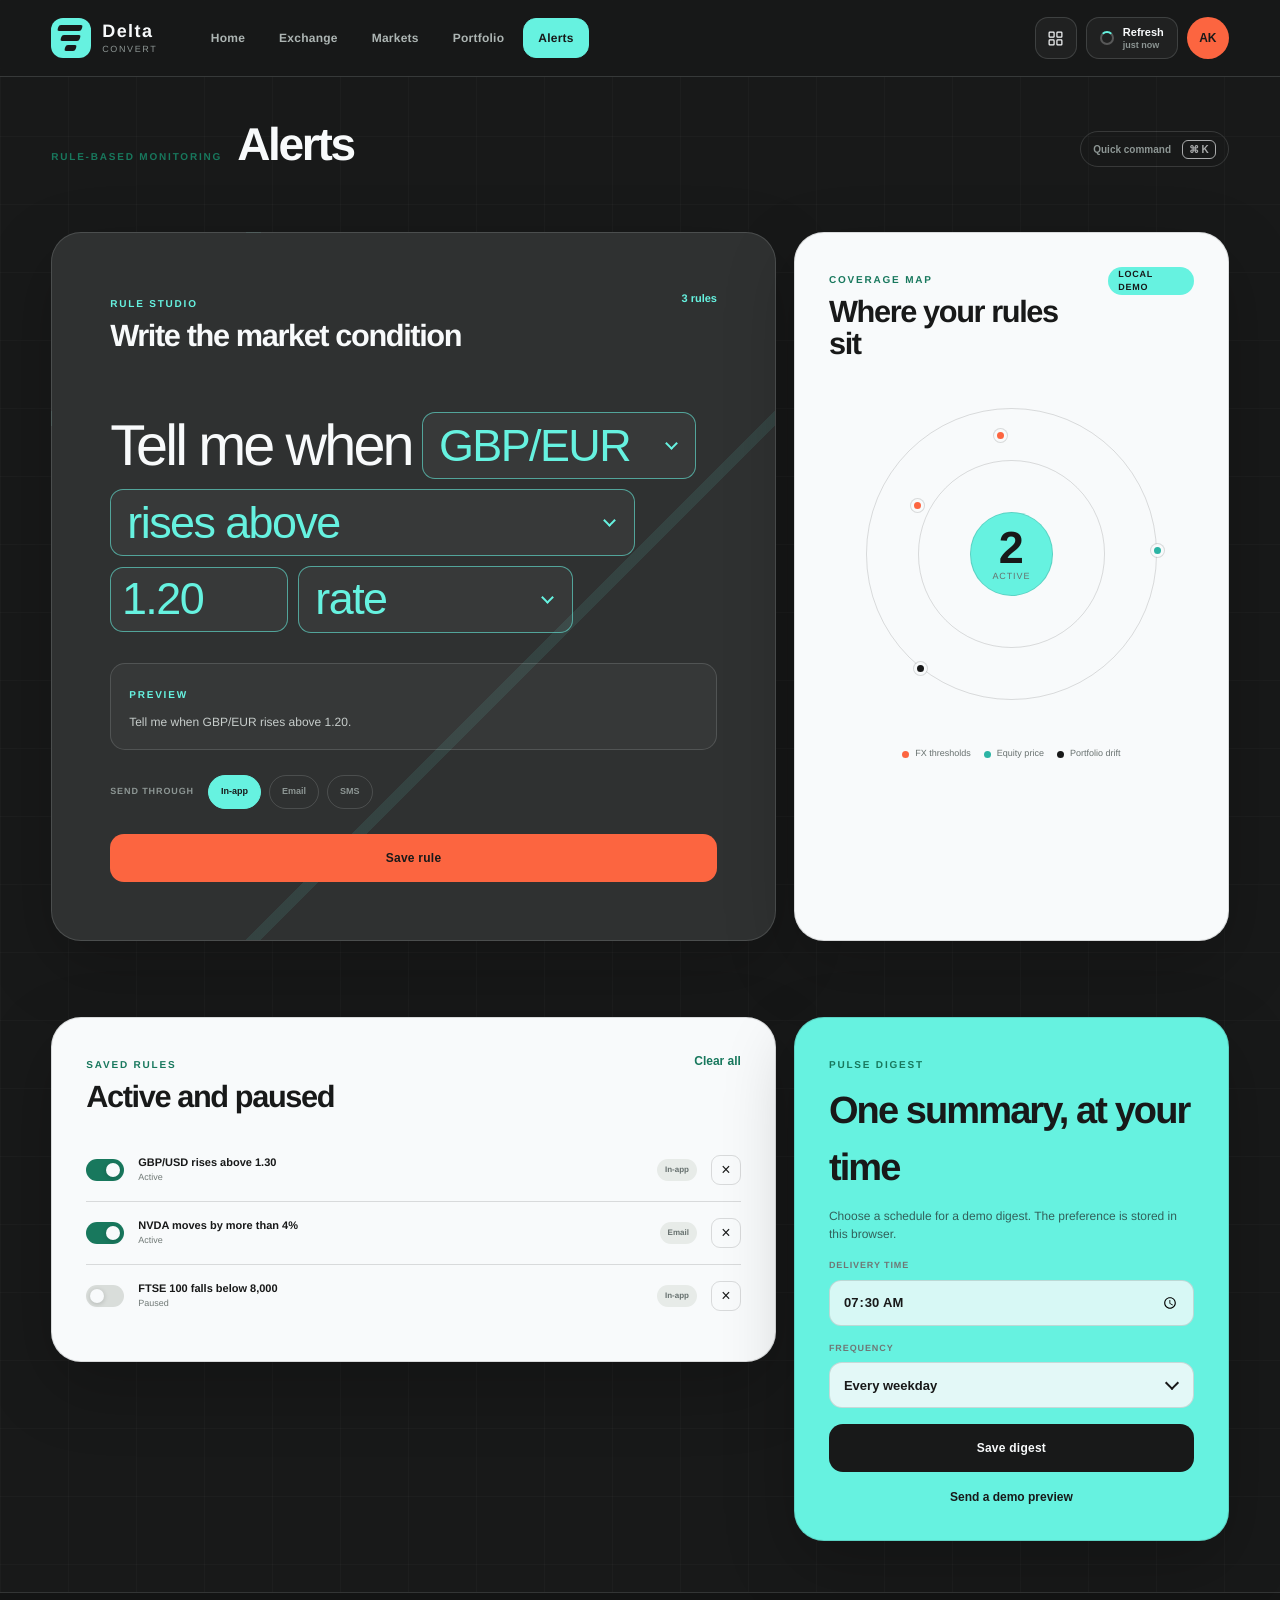
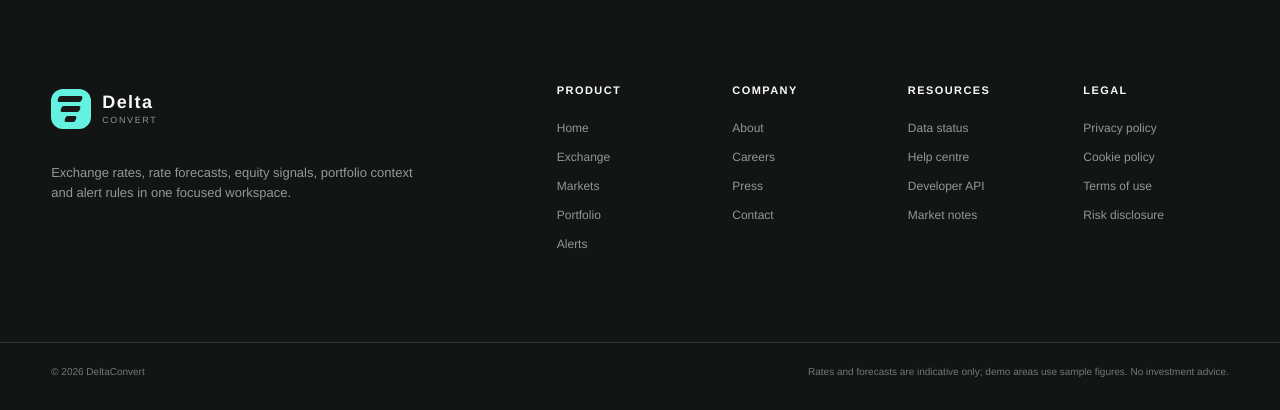
<file: site/alerts.html>
<!doctype html>
<html lang="en-GB">
<head>
  <meta charset="utf-8">
  <meta name="viewport" content="width=device-width, initial-scale=1">
  <meta name="description" content="Rule studio for local demo market alerts and digest preferences.">
  <meta name="theme-color" content="#181919">
  <title>Alerts — DeltaConvert</title>
  <meta name="api-base" content="/api/v1">
  <link rel="stylesheet" href="styles.css">
</head>
<body data-page="alerts">
  <div class="app-shell">
    <header class="site-header">
      <div class="navigation-bar">
        <a class="brand" href="index.html" aria-label="DeltaConvert home">
          <span class="brand-mark" aria-hidden="true"><i></i><i></i><i></i></span>
          <span class="brand-copy"><strong>Delta</strong><small>Convert</small></span>
        </a>
        <nav class="main-nav" id="primaryNavigation" aria-label="Primary navigation">
          <a class="nav-link" href="index.html" data-page-link="dashboard">Home</a>
          <a class="nav-link" href="exchange.html" data-page-link="exchange">Exchange</a>
          <a class="nav-link" href="markets.html" data-page-link="markets">Markets</a>
          <a class="nav-link" href="portfolio.html" data-page-link="portfolio">Portfolio</a>
          <a class="nav-link is-active" href="alerts.html" data-page-link="alerts">Alerts</a>
        </nav>
        <div class="topbar-actions">
          <button class="icon-button js-command" type="button" aria-label="Open command menu"><svg viewBox="0 0 24 24" aria-hidden="true"><rect x="3" y="3" width="7" height="7" rx="1"/><rect x="14" y="3" width="7" height="7" rx="1"/><rect x="3" y="14" width="7" height="7" rx="1"/><rect x="14" y="14" width="7" height="7" rx="1"/></svg></button>
          <button class="refresh-button js-refresh" type="button"><span class="refresh-ring"></span><span class="refresh-copy">Refresh <small data-last-updated>just now</small></span></button>
          <button class="avatar-button js-profile" type="button" aria-label="Open profile menu" aria-expanded="false">AK</button>
          <button class="icon-button mobile-menu" type="button" data-action="menu" aria-label="Open navigation" aria-controls="primaryNavigation" aria-expanded="false">
            <span></span><span></span><span></span>
          </button>
        </div>
      </div>
    </header>

    <div class="workspace">
      <section class="page-masthead" aria-labelledby="pageTitle">
        <div class="page-heading">
          <span class="eyebrow">Rule-based monitoring</span>
          <h1 id="pageTitle">Alerts</h1>
        </div>
        <button class="masthead-command js-command" type="button">Quick command <kbd>⌘ K</kbd></button>
      </section>

      <main class="page-content">
        
<section class="alerts-layout">
  <article class="rule-studio panel-dark">
    <div class="panel-head"><div><span class="eyebrow inverse">Rule studio</span><h2>Write the market condition</h2></div><span class="rule-count" data-alert-count>0 rules</span></div>
    <div class="rule-sentence">
      <span>Tell me when</span>
      <select id="alertAsset"><option value="GBP/EUR">GBP/EUR</option><option value="GBP/USD">GBP/USD</option><option value="AAPL">AAPL</option><option value="NVDA">NVDA</option><option value="TSLA">TSLA</option><option value="FTSE 100">FTSE 100</option></select>
      <select id="alertCondition"><option value="rises above">rises above</option><option value="falls below">falls below</option><option value="moves by more than">moves by more than</option></select>
      <input id="alertThreshold" type="number" step="0.01" value="1.20" aria-label="Alert threshold">
      <select id="alertUnit"><option value="">rate</option><option value="%">per cent</option><option value="GBP">GBP</option><option value="USD">USD</option></select>
    </div>
    <div class="rule-preview"><span class="eyebrow inverse">Preview</span><p id="rulePreview">Tell me when GBP/EUR rises above 1.20.</p></div>
    <div class="channel-picker"><span>Send through</span><button type="button" class="is-selected" data-channel="In-app">In-app</button><button type="button" data-channel="Email">Email</button><button type="button" data-channel="SMS">SMS</button></div>
    <button class="button button-orange full-width" type="button" data-action="save-alert">Save rule</button>
  </article>

  <article class="panel alert-coverage-panel">
    <div class="panel-head"><div><span class="eyebrow">Coverage map</span><h2>Where your rules sit</h2></div><span class="live-pill">Local demo</span></div>
    <div class="coverage-map" aria-hidden="true"><span class="coverage-ring ring-one"></span><span class="coverage-ring ring-two"></span><span class="coverage-ring ring-three"></span><i class="coverage-point point-a"></i><i class="coverage-point point-b"></i><i class="coverage-point point-c"></i><i class="coverage-point point-d"></i><strong>7</strong><small>active</small></div>
    <div class="coverage-legend"><span><i></i>FX thresholds</span><span><i></i>Equity price</span><span><i></i>Portfolio drift</span></div>
  </article>
</section>

<section class="section-block alerts-lower">
  <article class="panel saved-rules-panel">
    <div class="panel-head"><div><span class="eyebrow">Saved rules</span><h2>Active and paused</h2></div><button class="text-button" type="button" data-action="clear-alerts">Clear all</button></div>
    <div class="saved-rules" id="savedRules"></div>
  </article>
  <article class="panel digest-panel">
    <div><span class="eyebrow">Pulse digest</span><h2>One summary, at your time</h2><p>Choose a schedule for a demo digest. The preference is stored in this browser.</p></div>
    <label>Delivery time<input id="digestTime" type="time" value="07:30"></label>
    <label>Frequency<select id="digestFrequency"><option value="Every weekday">Every weekday</option><option value="Daily">Daily</option><option value="Monday only">Monday only</option></select></label>
    <button class="button button-ink full-width" type="button" data-action="save-digest">Save digest</button>
    <button class="text-button centre" type="button" data-action="test-digest">Send a demo preview</button>
  </article>
</section>

      </main>
    </div>

    <footer class="site-footer">
      <div class="footer-inner">
        <div class="footer-intro">
          <a class="brand footer-brand" href="index.html" aria-label="DeltaConvert home">
            <span class="brand-mark" aria-hidden="true"><i></i><i></i><i></i></span>
            <span class="brand-copy"><strong>Delta</strong><small>Convert</small></span>
          </a>
          <p>Exchange rates, rate forecasts, equity signals, portfolio context and alert rules in one focused workspace.</p>
        </div>
        <div class="footer-links" aria-label="Footer navigation">
          <div><strong>Product</strong><a href="index.html">Home</a><a href="exchange.html">Exchange</a><a href="markets.html">Markets</a><a href="portfolio.html">Portfolio</a><a href="alerts.html">Alerts</a></div>
          <div><strong>Company</strong><a href="#">About</a><a href="#">Careers</a><a href="#">Press</a><a href="#">Contact</a></div>
          <div><strong>Resources</strong><a href="#">Data status</a><a href="#">Help centre</a><a href="#">Developer API</a><a href="#">Market notes</a></div>
          <div><strong>Legal</strong><a href="#">Privacy policy</a><a href="#">Cookie policy</a><a href="#">Terms of use</a><a href="#">Risk disclosure</a></div>
        </div>
      </div>
      <div class="footer-bottom">
        <span>© 2026 DeltaConvert</span>
        <span>Rates and forecasts are indicative only; demo areas use sample figures. No investment advice.</span>
      </div>
    </footer>
  </div>

  <div class="drawer-scrim" data-action="close-menu"></div>

  <section class="command-palette" id="commandPalette" role="dialog" aria-modal="true" aria-labelledby="commandTitle" hidden>
    <div class="command-panel">
      <div class="command-head">
        <div><span class="eyebrow">Go anywhere</span><h2 id="commandTitle">Command menu</h2></div>
        <button class="icon-button" type="button" data-action="close-command" aria-label="Close command menu">×</button>
      </div>
      <label class="command-search"><span>Search</span><input id="commandInput" type="search" placeholder="Type a page or action" autocomplete="off"></label>
      <div class="command-results" id="commandResults">
        <a href="index.html" data-command-item><span>Home</span><small>Market pulse, product story and watchlist</small></a>
        <a href="exchange.html" data-command-item><span>Exchange</span><small>Live rates, converter and forecast</small></a>
        <a href="markets.html" data-command-item><span>Markets</span><small>Search stocks and signals</small></a>
        <a href="portfolio.html" data-command-item><span>Portfolio</span><small>Holdings, allocation and export</small></a>
        <a href="alerts.html" data-command-item><span>Alerts</span><small>Create price and FX rules</small></a>
      </div>
    </div>
  </section>

  <section class="profile-menu" id="profileMenu" hidden>
    <strong>Alex Knight</strong>
    <span>Demo workspace</span>
    <button type="button" data-action="focus-mode">Toggle focus mode</button>
    <button type="button" data-action="clear-local-data">Reset demo data</button>
  </section>

  <div class="toast-region" id="toastRegion" aria-live="polite" aria-atomic="true"></div>
  <script src="app.js" defer></script>
</body>
</html>
</file>
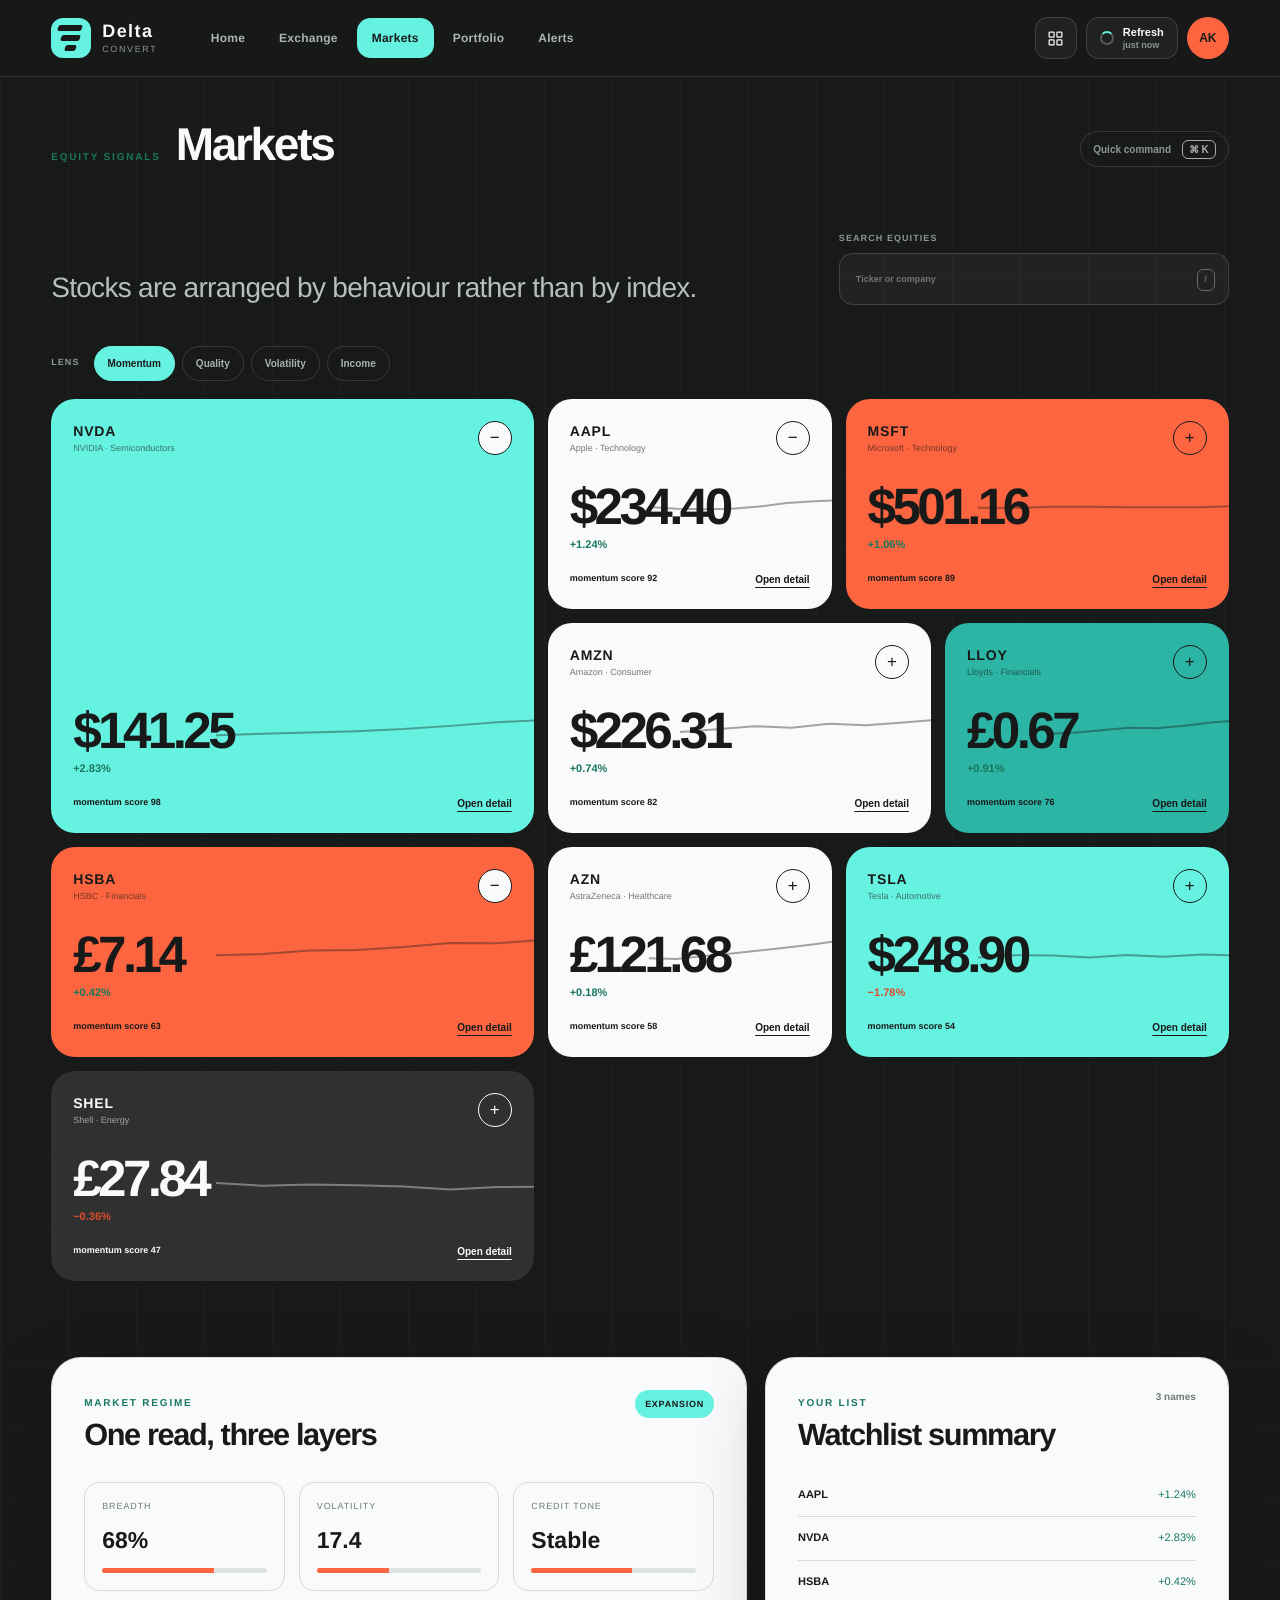
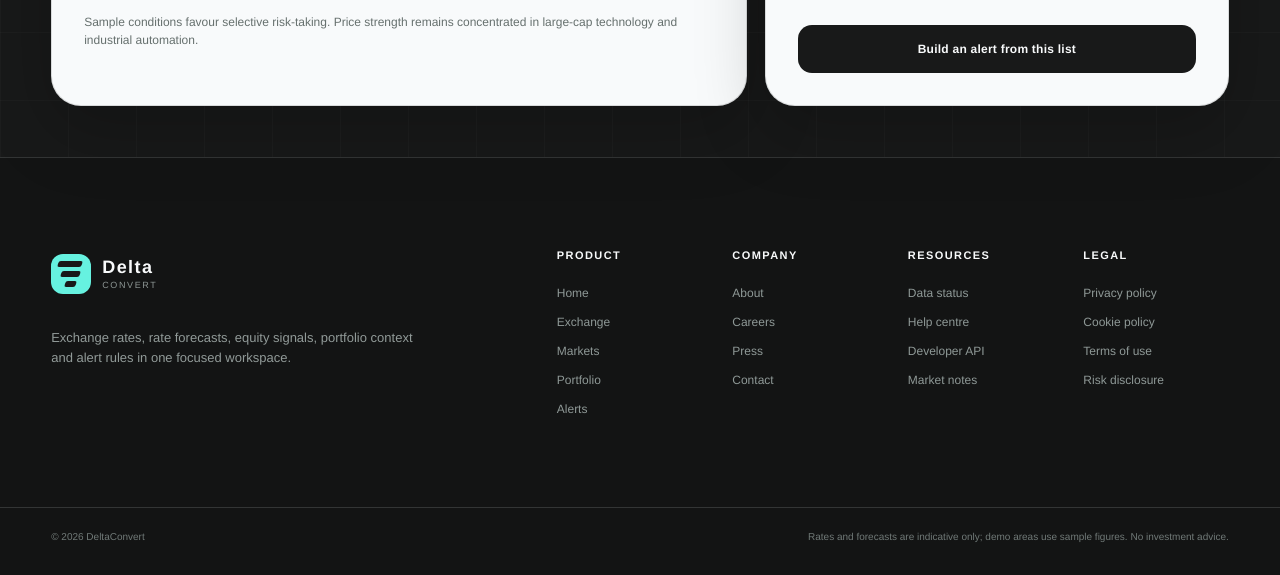
<file: site/markets.html>
<!doctype html>
<html lang="en-GB">
<head>
  <meta charset="utf-8">
  <meta name="viewport" content="width=device-width, initial-scale=1">
  <meta name="description" content="Searchable stock signal wall with detail drawer and browser-stored watchlist.">
  <meta name="theme-color" content="#181919">
  <title>Markets — DeltaConvert</title>
  <meta name="api-base" content="/api/v1">
  <link rel="stylesheet" href="styles.css">
</head>
<body data-page="markets">
  <div class="app-shell">
    <header class="site-header">
      <div class="navigation-bar">
        <a class="brand" href="index.html" aria-label="DeltaConvert home">
          <span class="brand-mark" aria-hidden="true"><i></i><i></i><i></i></span>
          <span class="brand-copy"><strong>Delta</strong><small>Convert</small></span>
        </a>
        <nav class="main-nav" id="primaryNavigation" aria-label="Primary navigation">
          <a class="nav-link" href="index.html" data-page-link="dashboard">Home</a>
          <a class="nav-link" href="exchange.html" data-page-link="exchange">Exchange</a>
          <a class="nav-link is-active" href="markets.html" data-page-link="markets">Markets</a>
          <a class="nav-link" href="portfolio.html" data-page-link="portfolio">Portfolio</a>
          <a class="nav-link" href="alerts.html" data-page-link="alerts">Alerts</a>
        </nav>
        <div class="topbar-actions">
          <button class="icon-button js-command" type="button" aria-label="Open command menu"><svg viewBox="0 0 24 24" aria-hidden="true"><rect x="3" y="3" width="7" height="7" rx="1"/><rect x="14" y="3" width="7" height="7" rx="1"/><rect x="3" y="14" width="7" height="7" rx="1"/><rect x="14" y="14" width="7" height="7" rx="1"/></svg></button>
          <button class="refresh-button js-refresh" type="button"><span class="refresh-ring"></span><span class="refresh-copy">Refresh <small data-last-updated>just now</small></span></button>
          <button class="avatar-button js-profile" type="button" aria-label="Open profile menu" aria-expanded="false">AK</button>
          <button class="icon-button mobile-menu" type="button" data-action="menu" aria-label="Open navigation" aria-controls="primaryNavigation" aria-expanded="false">
            <span></span><span></span><span></span>
          </button>
        </div>
      </div>
    </header>

    <div class="workspace">
      <section class="page-masthead" aria-labelledby="pageTitle">
        <div class="page-heading">
          <span class="eyebrow">Equity signals</span>
          <h1 id="pageTitle">Markets</h1>
        </div>
        <button class="masthead-command js-command" type="button">Quick command <kbd>⌘ K</kbd></button>
      </section>

      <main class="page-content">
        
<section class="market-toolbar" aria-label="Market controls">
  <p>Stocks are arranged by behaviour rather than by index.</p>
  <label class="market-search"><span>Search equities</span><input id="marketSearch" type="search" placeholder="Ticker or company"><kbd>/</kbd></label>
</section>

<section class="mode-bar" aria-label="Market lens">
  <span>Lens</span>
  <button type="button" class="is-selected" data-market-mode="momentum">Momentum</button>
  <button type="button" data-market-mode="quality">Quality</button>
  <button type="button" data-market-mode="volatility">Volatility</button>
  <button type="button" data-market-mode="income">Income</button>
</section>

<section class="market-wall" id="marketWall" aria-live="polite"></section>

<section class="section-block market-lower">
  <article class="panel regime-panel">
    <div class="panel-head"><div><span class="eyebrow">Market regime</span><h2>One read, three layers</h2></div><span class="regime-label">Expansion</span></div>
    <div class="regime-grid"><div><small>Breadth</small><strong>68%</strong><span class="meter"><i style="--w:68%"></i></span></div><div><small>Volatility</small><strong>17.4</strong><span class="meter"><i style="--w:44%"></i></span></div><div><small>Credit tone</small><strong>Stable</strong><span class="meter"><i style="--w:61%"></i></span></div></div>
    <p>Sample conditions favour selective risk-taking. Price strength remains concentrated in large-cap technology and industrial automation.</p>
  </article>
  <article class="panel watch-summary-panel">
    <div class="panel-head"><div><span class="eyebrow">Your list</span><h2>Watchlist summary</h2></div><span data-watch-count>0 names</span></div>
    <div id="watchSummary"></div>
    <a class="button button-ink full-width" href="alerts.html">Build an alert from this list</a>
  </article>
</section>

<section class="stock-drawer" id="stockDrawer" aria-hidden="true">
  <div class="stock-drawer-scrim" data-action="close-stock"></div>
  <article class="stock-drawer-panel" role="dialog" aria-modal="true" aria-labelledby="stockDrawerTitle">
    <button class="icon-button drawer-close" type="button" data-action="close-stock" aria-label="Close stock details">×</button>
    <span class="eyebrow" id="stockDrawerSector">Technology</span>
    <h2 id="stockDrawerTitle">AAPL</h2>
    <p id="stockDrawerName">Apple Inc.</p>
    <div class="drawer-price"><strong id="stockDrawerPrice">$234.40</strong><span id="stockDrawerMove" class="positive">+1.24%</span></div>
    <div class="chart-holder"><canvas id="stockDetailChart" aria-label="Stock price chart"></canvas><div class="chart-tooltip" hidden></div></div>
    <div class="drawer-metrics"><span><small>Signal</small><strong id="stockDrawerSignal">Persistent</strong></span><span><small>Range</small><strong id="stockDrawerRange">$226–236</strong></span><span><small>Volume</small><strong id="stockDrawerVolume">1.2×</strong></span></div>
    <div class="drawer-thesis"><span class="eyebrow">Desk note</span><p id="stockDrawerNote">Price strength remains above its short-term trend while volume is orderly.</p></div>
    <button class="button button-orange full-width" type="button" id="drawerWatchButton" data-symbol="AAPL">Add to watchlist</button>
  </article>
</section>

      </main>
    </div>

    <footer class="site-footer">
      <div class="footer-inner">
        <div class="footer-intro">
          <a class="brand footer-brand" href="index.html" aria-label="DeltaConvert home">
            <span class="brand-mark" aria-hidden="true"><i></i><i></i><i></i></span>
            <span class="brand-copy"><strong>Delta</strong><small>Convert</small></span>
          </a>
          <p>Exchange rates, rate forecasts, equity signals, portfolio context and alert rules in one focused workspace.</p>
        </div>
        <div class="footer-links" aria-label="Footer navigation">
          <div><strong>Product</strong><a href="index.html">Home</a><a href="exchange.html">Exchange</a><a href="markets.html">Markets</a><a href="portfolio.html">Portfolio</a><a href="alerts.html">Alerts</a></div>
          <div><strong>Company</strong><a href="#">About</a><a href="#">Careers</a><a href="#">Press</a><a href="#">Contact</a></div>
          <div><strong>Resources</strong><a href="#">Data status</a><a href="#">Help centre</a><a href="#">Developer API</a><a href="#">Market notes</a></div>
          <div><strong>Legal</strong><a href="#">Privacy policy</a><a href="#">Cookie policy</a><a href="#">Terms of use</a><a href="#">Risk disclosure</a></div>
        </div>
      </div>
      <div class="footer-bottom">
        <span>© 2026 DeltaConvert</span>
        <span>Rates and forecasts are indicative only; demo areas use sample figures. No investment advice.</span>
      </div>
    </footer>
  </div>

  <div class="drawer-scrim" data-action="close-menu"></div>

  <section class="command-palette" id="commandPalette" role="dialog" aria-modal="true" aria-labelledby="commandTitle" hidden>
    <div class="command-panel">
      <div class="command-head">
        <div><span class="eyebrow">Go anywhere</span><h2 id="commandTitle">Command menu</h2></div>
        <button class="icon-button" type="button" data-action="close-command" aria-label="Close command menu">×</button>
      </div>
      <label class="command-search"><span>Search</span><input id="commandInput" type="search" placeholder="Type a page or action" autocomplete="off"></label>
      <div class="command-results" id="commandResults">
        <a href="index.html" data-command-item><span>Home</span><small>Market pulse, product story and watchlist</small></a>
        <a href="exchange.html" data-command-item><span>Exchange</span><small>Live rates, converter and forecast</small></a>
        <a href="markets.html" data-command-item><span>Markets</span><small>Search stocks and signals</small></a>
        <a href="portfolio.html" data-command-item><span>Portfolio</span><small>Holdings, allocation and export</small></a>
        <a href="alerts.html" data-command-item><span>Alerts</span><small>Create price and FX rules</small></a>
      </div>
    </div>
  </section>

  <section class="profile-menu" id="profileMenu" hidden>
    <strong>Alex Knight</strong>
    <span>Demo workspace</span>
    <button type="button" data-action="focus-mode">Toggle focus mode</button>
    <button type="button" data-action="clear-local-data">Reset demo data</button>
  </section>

  <div class="toast-region" id="toastRegion" aria-live="polite" aria-atomic="true"></div>
  <script src="app.js" defer></script>
</body>
</html>
</file>
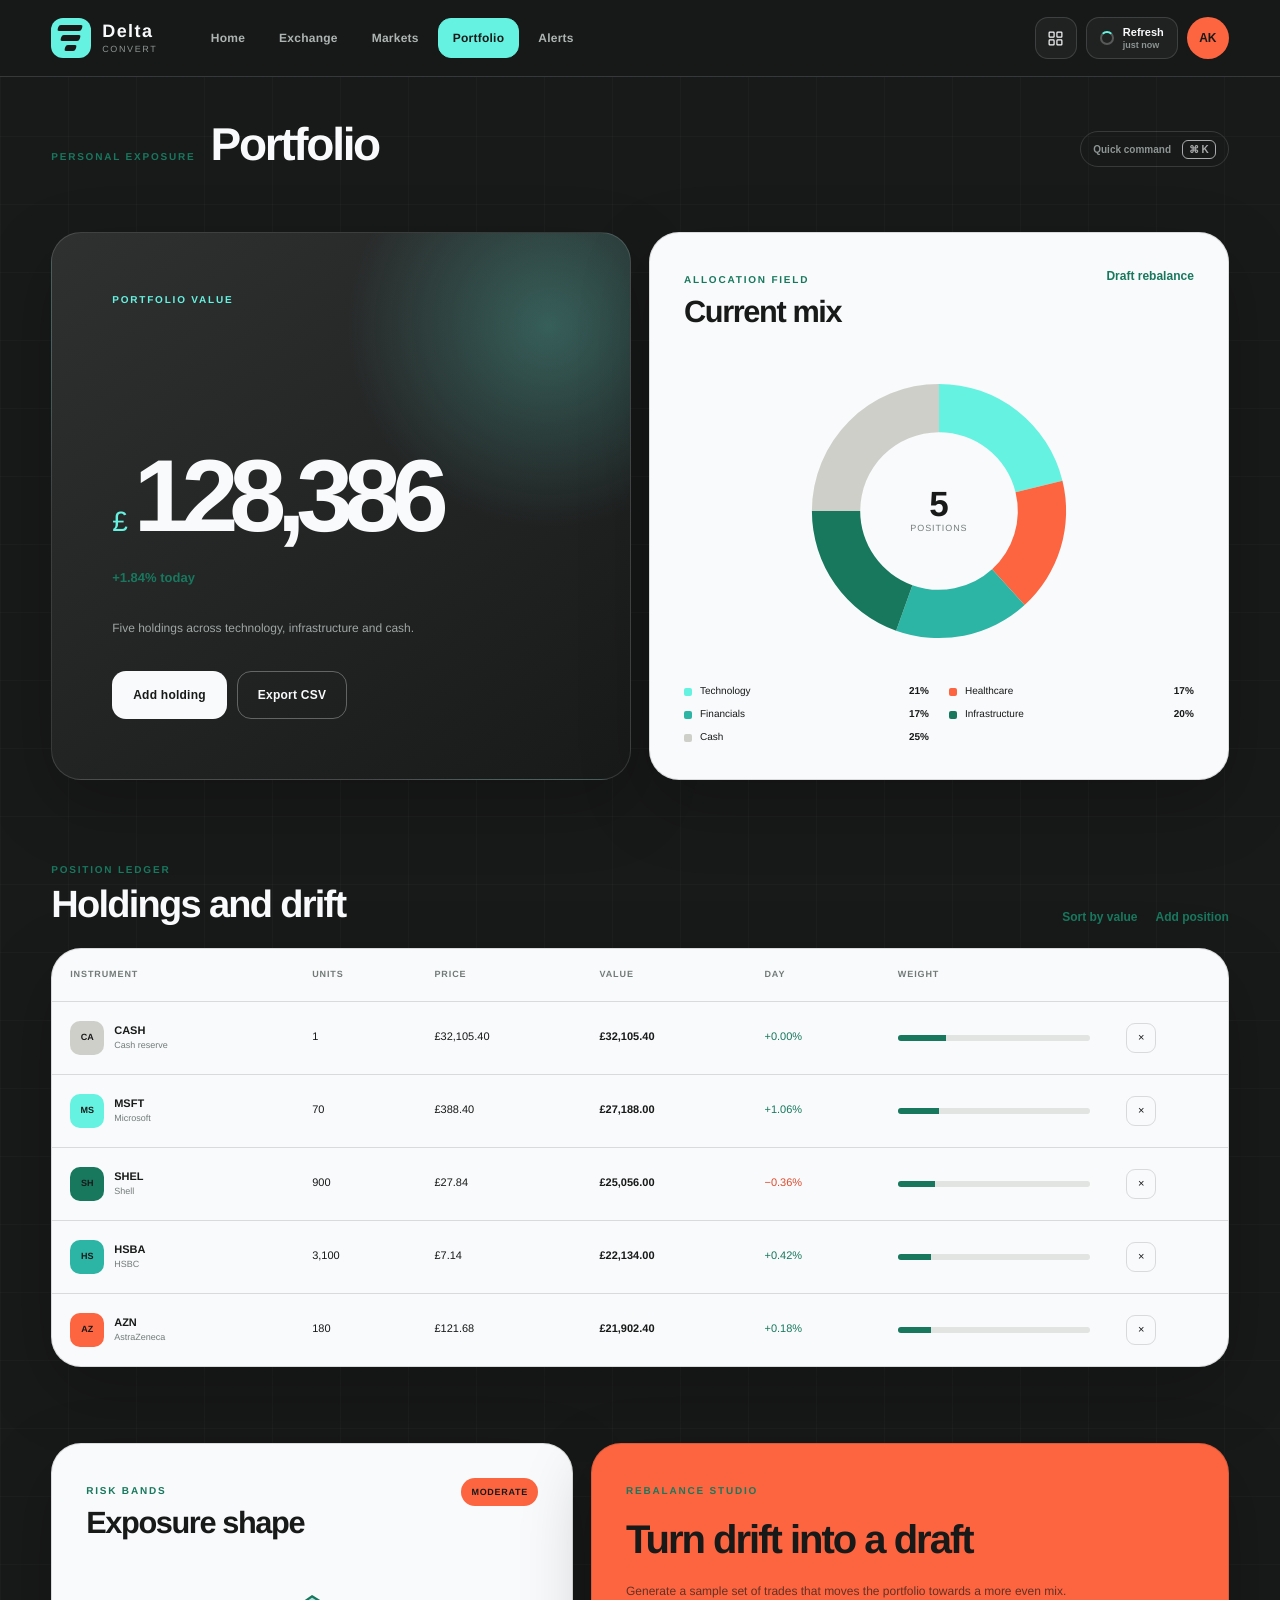
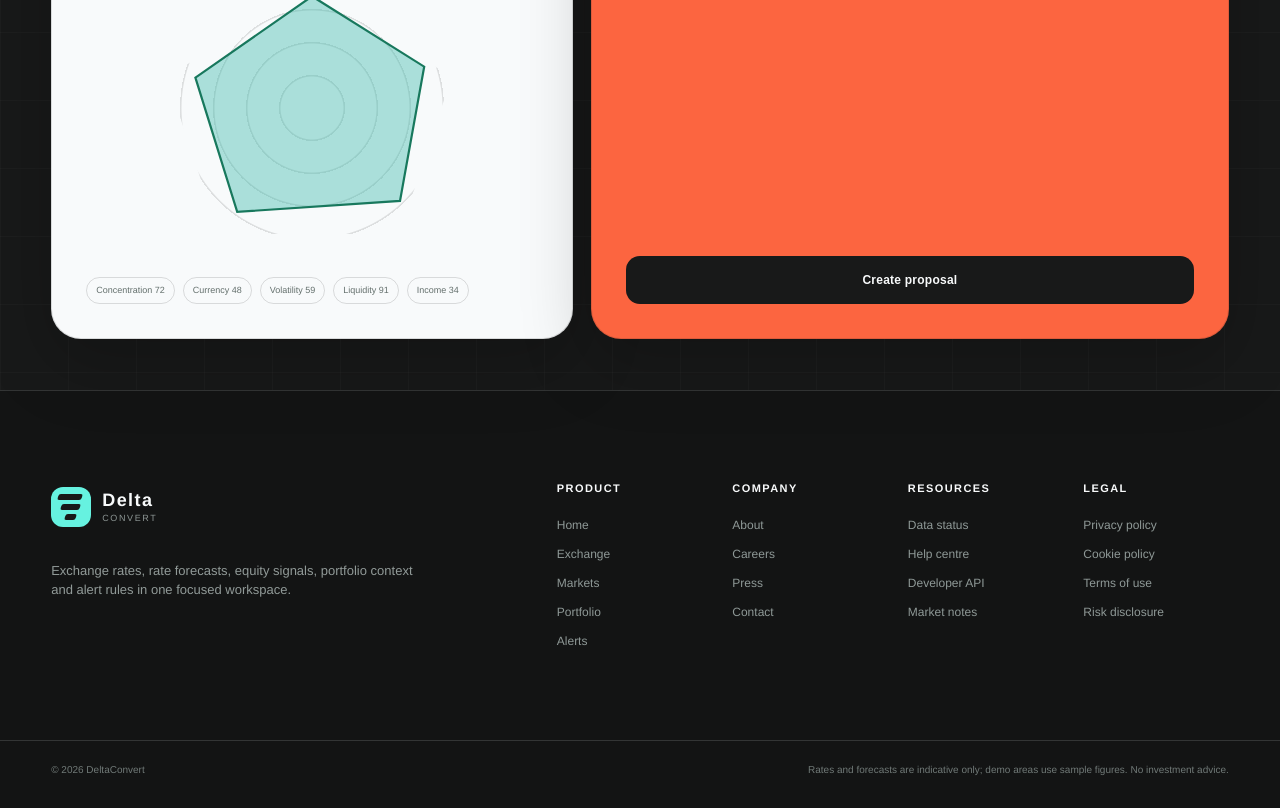
<file: site/portfolio.html>
<!doctype html>
<html lang="en-GB">
<head>
  <meta charset="utf-8">
  <meta name="viewport" content="width=device-width, initial-scale=1">
  <meta name="description" content="Interactive portfolio ledger with allocation chart, rebalance draft and CSV export.">
  <meta name="theme-color" content="#181919">
  <title>Portfolio — DeltaConvert</title>
  <meta name="api-base" content="/api/v1">
  <link rel="stylesheet" href="styles.css">
</head>
<body data-page="portfolio">
  <div class="app-shell">
    <header class="site-header">
      <div class="navigation-bar">
        <a class="brand" href="index.html" aria-label="DeltaConvert home">
          <span class="brand-mark" aria-hidden="true"><i></i><i></i><i></i></span>
          <span class="brand-copy"><strong>Delta</strong><small>Convert</small></span>
        </a>
        <nav class="main-nav" id="primaryNavigation" aria-label="Primary navigation">
          <a class="nav-link" href="index.html" data-page-link="dashboard">Home</a>
          <a class="nav-link" href="exchange.html" data-page-link="exchange">Exchange</a>
          <a class="nav-link" href="markets.html" data-page-link="markets">Markets</a>
          <a class="nav-link is-active" href="portfolio.html" data-page-link="portfolio">Portfolio</a>
          <a class="nav-link" href="alerts.html" data-page-link="alerts">Alerts</a>
        </nav>
        <div class="topbar-actions">
          <button class="icon-button js-command" type="button" aria-label="Open command menu"><svg viewBox="0 0 24 24" aria-hidden="true"><rect x="3" y="3" width="7" height="7" rx="1"/><rect x="14" y="3" width="7" height="7" rx="1"/><rect x="3" y="14" width="7" height="7" rx="1"/><rect x="14" y="14" width="7" height="7" rx="1"/></svg></button>
          <button class="refresh-button js-refresh" type="button"><span class="refresh-ring"></span><span class="refresh-copy">Refresh <small data-last-updated>just now</small></span></button>
          <button class="avatar-button js-profile" type="button" aria-label="Open profile menu" aria-expanded="false">AK</button>
          <button class="icon-button mobile-menu" type="button" data-action="menu" aria-label="Open navigation" aria-controls="primaryNavigation" aria-expanded="false">
            <span></span><span></span><span></span>
          </button>
        </div>
      </div>
    </header>

    <div class="workspace">
      <section class="page-masthead" aria-labelledby="pageTitle">
        <div class="page-heading">
          <span class="eyebrow">Personal exposure</span>
          <h1 id="pageTitle">Portfolio</h1>
        </div>
        <button class="masthead-command js-command" type="button">Quick command <kbd>⌘ K</kbd></button>
      </section>

      <main class="page-content">
        
<section class="portfolio-hero">
  <article class="portfolio-total panel-dark">
    <span class="eyebrow inverse">Portfolio value</span>
    <div class="portfolio-value"><small>£</small><strong data-portfolio-total>128,420</strong><span class="positive">+1.84% today</span></div>
    <p>Five holdings across technology, infrastructure and cash.</p>
    <div class="portfolio-actions"><button class="button button-paper" type="button" data-action="add-holding">Add holding</button><button class="button button-outline-light" type="button" data-action="export-portfolio">Export CSV</button></div>
  </article>
  <article class="allocation-card panel">
    <div class="panel-head"><div><span class="eyebrow">Allocation field</span><h2>Current mix</h2></div><button class="text-button" type="button" data-action="rebalance">Draft rebalance</button></div>
    <div class="allocation-wrap"><canvas id="allocationChart" aria-label="Portfolio allocation chart"></canvas><div class="allocation-centre"><strong data-allocation-count>5</strong><small>positions</small></div></div>
    <div class="allocation-legend" id="allocationLegend"></div>
  </article>
</section>

<section class="section-block">
  <div class="section-heading split-heading"><div><span class="eyebrow">Position ledger</span><h2>Holdings and drift</h2></div><div class="table-tools"><button class="text-button" type="button" data-action="sort-holdings">Sort by value</button><button class="text-button" type="button" data-action="add-holding">Add position</button></div></div>
  <article class="holdings-table-wrap panel">
    <table class="holdings-table"><thead><tr><th>Instrument</th><th>Units</th><th>Price</th><th>Value</th><th>Day</th><th>Weight</th><th></th></tr></thead><tbody id="holdingsBody"></tbody></table>
    <div class="empty-state" id="holdingsEmpty" hidden><strong>No holdings yet</strong><p>Add a position to begin the sample portfolio.</p></div>
  </article>
</section>

<section class="portfolio-lower section-block">
  <article class="panel risk-panel"><div class="panel-head"><div><span class="eyebrow">Risk bands</span><h2>Exposure shape</h2></div><span class="risk-score">Moderate</span></div><div class="risk-radar" aria-hidden="true"><div class="radar-grid"></div><svg viewBox="0 0 300 260"><polygon points="150,28 252,92 230,214 82,224 44,102"/></svg></div><div class="risk-legend"><span>Concentration 72</span><span>Currency 48</span><span>Volatility 59</span><span>Liquidity 91</span><span>Income 34</span></div></article>
  <article class="panel proposal-panel" id="proposalPanel"><div><span class="eyebrow">Rebalance studio</span><h2>Turn drift into a draft</h2><p>Generate a sample set of trades that moves the portfolio towards a more even mix.</p></div><button class="button button-ink" type="button" data-action="rebalance">Create proposal</button><div id="rebalanceProposal" class="proposal-output" hidden></div></article>
</section>

<section class="modal" id="holdingModal" hidden>
  <div class="modal-scrim" data-action="close-holding-modal"></div>
  <form class="modal-panel" id="holdingForm">
    <div class="modal-head"><div><span class="eyebrow">New position</span><h2>Add a holding</h2></div><button class="icon-button" type="button" data-action="close-holding-modal" aria-label="Close">×</button></div>
    <label>Ticker<input name="symbol" maxlength="6" required placeholder="e.g. MSFT"></label>
    <label>Company<input name="name" required placeholder="e.g. Microsoft"></label>
    <div class="form-row"><label>Units<input name="units" type="number" min="0.01" step="0.01" required value="10"></label><label>Price (£)<input name="price" type="number" min="0.01" step="0.01" required value="100"></label></div>
    <label>Category<select name="category"><option>Technology</option><option>Infrastructure</option><option>Financials</option><option>Healthcare</option><option>Cash</option></select></label>
    <button class="button button-orange full-width" type="submit">Add to portfolio</button>
  </form>
</section>

      </main>
    </div>

    <footer class="site-footer">
      <div class="footer-inner">
        <div class="footer-intro">
          <a class="brand footer-brand" href="index.html" aria-label="DeltaConvert home">
            <span class="brand-mark" aria-hidden="true"><i></i><i></i><i></i></span>
            <span class="brand-copy"><strong>Delta</strong><small>Convert</small></span>
          </a>
          <p>Exchange rates, rate forecasts, equity signals, portfolio context and alert rules in one focused workspace.</p>
        </div>
        <div class="footer-links" aria-label="Footer navigation">
          <div><strong>Product</strong><a href="index.html">Home</a><a href="exchange.html">Exchange</a><a href="markets.html">Markets</a><a href="portfolio.html">Portfolio</a><a href="alerts.html">Alerts</a></div>
          <div><strong>Company</strong><a href="#">About</a><a href="#">Careers</a><a href="#">Press</a><a href="#">Contact</a></div>
          <div><strong>Resources</strong><a href="#">Data status</a><a href="#">Help centre</a><a href="#">Developer API</a><a href="#">Market notes</a></div>
          <div><strong>Legal</strong><a href="#">Privacy policy</a><a href="#">Cookie policy</a><a href="#">Terms of use</a><a href="#">Risk disclosure</a></div>
        </div>
      </div>
      <div class="footer-bottom">
        <span>© 2026 DeltaConvert</span>
        <span>Rates and forecasts are indicative only; demo areas use sample figures. No investment advice.</span>
      </div>
    </footer>
  </div>

  <div class="drawer-scrim" data-action="close-menu"></div>

  <section class="command-palette" id="commandPalette" role="dialog" aria-modal="true" aria-labelledby="commandTitle" hidden>
    <div class="command-panel">
      <div class="command-head">
        <div><span class="eyebrow">Go anywhere</span><h2 id="commandTitle">Command menu</h2></div>
        <button class="icon-button" type="button" data-action="close-command" aria-label="Close command menu">×</button>
      </div>
      <label class="command-search"><span>Search</span><input id="commandInput" type="search" placeholder="Type a page or action" autocomplete="off"></label>
      <div class="command-results" id="commandResults">
        <a href="index.html" data-command-item><span>Home</span><small>Market pulse, product story and watchlist</small></a>
        <a href="exchange.html" data-command-item><span>Exchange</span><small>Live rates, converter and forecast</small></a>
        <a href="markets.html" data-command-item><span>Markets</span><small>Search stocks and signals</small></a>
        <a href="portfolio.html" data-command-item><span>Portfolio</span><small>Holdings, allocation and export</small></a>
        <a href="alerts.html" data-command-item><span>Alerts</span><small>Create price and FX rules</small></a>
      </div>
    </div>
  </section>

  <section class="profile-menu" id="profileMenu" hidden>
    <strong>Alex Knight</strong>
    <span>Demo workspace</span>
    <button type="button" data-action="focus-mode">Toggle focus mode</button>
    <button type="button" data-action="clear-local-data">Reset demo data</button>
  </section>

  <div class="toast-region" id="toastRegion" aria-live="polite" aria-atomic="true"></div>
  <script src="app.js" defer></script>
</body>
</html>
</file>
<file: site/styles.css>
:root {
  --ink: #181919;
  --graphite: #2f3131;
  --paper: #f8fafb;
  --orange: #fc6540;
  --orange-deep: #de4c2e;
  --aqua: #66f2e0;
  --teal: #2cb4a4;
  --deep-teal: #18785d;
  --mist: #cfcfc9;
  --muted: #8d9694;
  --line: rgba(248, 250, 251, 0.14);
  --line-dark: rgba(24, 25, 25, 0.14);
  --shadow: 0 24px 70px rgba(0, 0, 0, 0.22);
  --radius-lg: 30px;
  --radius-md: 22px;
  --radius-sm: 15px;
  --topbar: 96px;
}

* { box-sizing: border-box; }

html {
  scroll-behaviour: smooth;
  scroll-behavior: smooth;
  background: var(--ink);
  overflow-x: hidden;
}

@view-transition { navigation: auto; }
::view-transition-old(root) { animation: page-out 180ms ease both; }
::view-transition-new(root) { animation: page-in 300ms ease both; }

@keyframes page-out { to { opacity: 0; transform: scale(.99); } }
@keyframes page-in { from { opacity: 0; transform: translateY(8px); } }
@keyframes spin { to { transform: rotate(360deg); } }
@keyframes toast-in { from { opacity: 0; transform: translateY(12px); } }

body {
  margin: 0;
  min-width: 320px;
  color: var(--paper);
  background:
    linear-gradient(rgba(255,255,255,.025) 1px, transparent 1px),
    linear-gradient(90deg, rgba(255,255,255,.025) 1px, transparent 1px),
    var(--ink);
  background-size: 68px 68px;
  font-family: "Helvetica Neue", Helvetica, Arial, sans-serif;
  font-size: 16px;
  line-height: 1.5;
  text-rendering: geometricPrecision;
  overflow-x: hidden;
}

body.is-locked { overflow: hidden; }
body.focus-mode .site-header { opacity: .18; transition: opacity 180ms ease; }
body.focus-mode .site-header:hover { opacity: 1; }

button,
input,
select { font: inherit; }

button,
a { -webkit-tap-highlight-color: transparent; }

button { color: inherit; }
a { color: inherit; }

svg { display: block; }

button:focus-visible,
a:focus-visible,
input:focus-visible,
select:focus-visible {
  outline: 3px solid var(--aqua);
  outline-offset: 3px;
}

.app-shell { min-height: 100vh; }

.site-header {
  position: sticky;
  top: 0;
  z-index: 40;
  border-bottom: 1px solid var(--line);
  background: rgba(24, 25, 25, .9);
  backdrop-filter: blur(18px);
}

.navigation-bar {
  width: min(1520px, 100%);
  min-height: 76px;
  display: flex;
  align-items: center;
  gap: clamp(20px, 3vw, 44px);
  margin: 0 auto;
  padding: 0 clamp(24px, 4vw, 58px);
}

.brand {
  display: flex;
  align-items: center;
  gap: 11px;
  flex: 0 0 auto;
  min-height: 52px;
  text-decoration: none;
}

.brand-mark {
  position: relative;
  width: 40px;
  height: 40px;
  display: grid;
  align-content: center;
  gap: 4px;
  padding: 7px;
  border-radius: 12px;
  background: var(--aqua);
  overflow: hidden;
}

.brand-mark i {
  display: block;
  height: 6px;
  border-radius: 2px;
  background: var(--ink);
  transform: skewX(-18deg);
}
.brand-mark i:nth-child(1) { width: 24px; }
.brand-mark i:nth-child(2) { width: 19px; margin-left: 3px; }
.brand-mark i:nth-child(3) { width: 11px; margin-left: 7px; }

.brand-copy { display: grid; line-height: 1; }
.brand-copy strong { font-size: 18px; letter-spacing: .08em; }
.brand-copy small { margin-top: 5px; color: var(--muted); font-size: 9px; letter-spacing: .18em; text-transform: uppercase; }

.main-nav {
  display: flex;
  align-items: center;
  gap: 4px;
}

.nav-link {
  min-height: 40px;
  display: inline-flex;
  align-items: center;
  padding: 0 14px;
  border: 1px solid transparent;
  border-radius: 13px;
  color: #adb5b3;
  text-decoration: none;
  font-size: 12px;
  font-weight: 800;
  letter-spacing: .02em;
  transition: color 150ms ease, background 150ms ease, border-color 150ms ease;
}

.nav-link:hover { color: var(--paper); background: rgba(255,255,255,.06); }
.nav-link.is-active { color: var(--ink); background: var(--aqua); border-color: var(--aqua); }

.status-dot { display: inline-block; width: 7px; height: 7px; margin-right: 7px; border-radius: 50%; background: var(--aqua); box-shadow: 0 0 0 4px rgba(102,242,224,.12); }

.workspace { min-height: 100vh; }
.page-masthead {
  width: min(1520px, 100%);
  min-height: 104px;
  display: flex;
  align-items: end;
  justify-content: space-between;
  gap: 24px;
  margin: 0 auto;
  padding: 30px clamp(24px, 4vw, 58px) 14px;
}

.page-heading { display: flex; align-items: baseline; gap: 15px; }
.page-heading h1 { margin: 0; font-size: clamp(30px, 4vw, 46px); line-height: .95; letter-spacing: -.05em; }
.eyebrow { color: var(--deep-teal); font-size: 10px; font-weight: 900; letter-spacing: .18em; text-transform: uppercase; }
.eyebrow.inverse { color: var(--aqua); }

.masthead-command {
  min-height: 36px;
  padding: 0 12px;
  border: 1px solid var(--line);
  border-radius: 999px;
  color: var(--muted);
  background: transparent;
  cursor: pointer;
  font-size: 10px;
  font-weight: 800;
}
.masthead-command:hover { color: var(--paper); border-color: rgba(248,250,251,.32); }
.masthead-command kbd { margin-left: 8px; color: var(--paper); font: inherit; }

.topbar-actions { display: flex; align-items: center; gap: 9px; margin-left: auto; }
.icon-button,
.avatar-button,
.refresh-button,
.ghost-button,
.text-button,
.range-tabs button,
.mode-bar button,
.quick-amounts button,
.settlement-options button,
.corridor-list button,
.channel-picker button {
  border: 0;
  cursor: pointer;
}

.icon-button {
  width: 42px;
  height: 42px;
  display: grid;
  place-items: center;
  border: 1px solid var(--line);
  border-radius: 13px;
  color: var(--paper);
  background: rgba(255,255,255,.04);
  transition: transform 150ms ease, background 150ms ease, color 150ms ease;
}
.icon-button:hover { transform: translateY(-2px); color: var(--ink); background: var(--aqua); }
.icon-button svg { width: 17px; height: 17px; fill: none; stroke: currentColor; stroke-width: 1.7; }

.avatar-button {
  width: 42px;
  height: 42px;
  border-radius: 50%;
  color: var(--ink);
  background: var(--orange);
  font-size: 12px;
  font-weight: 900;
}

.refresh-button {
  min-height: 42px;
  display: flex;
  align-items: center;
  gap: 9px;
  padding: 0 13px;
  border: 1px solid var(--line);
  border-radius: 13px;
  color: var(--paper);
  background: rgba(255,255,255,.04);
}
.refresh-ring { width: 14px; height: 14px; border: 2px solid rgba(255,255,255,.25); border-top-color: var(--aqua); border-radius: 50%; }
.refresh-button.is-spinning .refresh-ring { animation: spin 600ms linear; }
.refresh-copy { display: grid; text-align: left; font-size: 11px; font-weight: 800; line-height: 1.1; }
.refresh-copy small { margin-top: 3px; color: var(--muted); font-size: 9px; font-weight: 600; }
.mobile-menu { display: none; }

.page-content {
  width: min(1520px, 100%);
  margin: 0 auto;
  padding: clamp(26px, 4vw, 58px);
}

.section-block { margin-top: clamp(42px, 6vw, 78px); }
.section-heading { margin-bottom: 22px; }
.section-heading h2,
.panel-head h2,
.market-intro h2,
.modal-head h2 {
  margin: 5px 0 0;
  font-size: clamp(25px, 3vw, 38px);
  line-height: 1.05;
  letter-spacing: -.045em;
}
.split-heading { display: flex; align-items: end; justify-content: space-between; gap: 22px; }
.panel {
  color: var(--ink);
  border: 1px solid var(--line-dark);
  border-radius: var(--radius-lg);
  background: var(--paper);
  box-shadow: var(--shadow);
}
.panel-dark {
  color: var(--paper);
  border: 1px solid var(--line);
  border-radius: var(--radius-lg);
  background: var(--graphite);
  box-shadow: var(--shadow);
}
.panel-head { display: flex; align-items: flex-start; justify-content: space-between; gap: 20px; }
.panel-head h2 { font-size: clamp(24px, 2.4vw, 33px); }

.button {
  min-height: 48px;
  display: inline-flex;
  align-items: center;
  justify-content: center;
  padding: 0 20px;
  border: 1px solid transparent;
  border-radius: 14px;
  text-decoration: none;
  font-size: 12px;
  font-weight: 900;
  letter-spacing: .02em;
  cursor: pointer;
  transition: transform 150ms ease, box-shadow 150ms ease, background 150ms ease;
}
.button:hover { transform: translateY(-2px); box-shadow: 0 10px 28px rgba(0,0,0,.18); }
.button-paper { color: var(--ink); background: var(--paper); }
.button-orange { color: var(--ink); background: var(--orange); }
.button-ink { color: var(--paper); background: var(--ink); }
.button-outline-light { color: var(--paper); border-color: rgba(255,255,255,.3); background: transparent; }
.full-width { width: 100%; }

.ghost-button {
  min-height: 42px;
  padding: 0 12px;
  border: 1px solid var(--line);
  border-radius: 12px;
  color: var(--muted);
  background: transparent;
  font-size: 11px;
  font-weight: 700;
}
kbd { padding: 3px 6px; border: 1px solid currentColor; border-radius: 6px; font-family: inherit; font-size: 9px; opacity: .65; }
.text-button,
.text-link {
  padding: 0;
  color: var(--deep-teal);
  background: transparent;
  font-size: 12px;
  font-weight: 900;
  text-decoration: none;
}
.text-button:hover,
.text-link:hover { text-decoration: underline; text-underline-offset: 4px; }
.positive { color: var(--deep-teal) !important; }
.negative { color: var(--orange-deep) !important; }
.live-pill,
.route-badge,
.route-code,
.regime-label,
.risk-score,
.rail-time {
  display: inline-flex;
  align-items: center;
  min-height: 28px;
  padding: 0 10px;
  border-radius: 999px;
  font-size: 9px;
  font-weight: 900;
  letter-spacing: .08em;
  text-transform: uppercase;
}
.live-pill { color: var(--ink); background: var(--aqua); }

/* Overview */
.hero-grid { display: grid; grid-template-columns: minmax(0, 1.45fr) minmax(330px, .75fr); gap: 18px; }
.hero-card { min-height: 470px; border-radius: 34px; overflow: hidden; }
.hero-copy-card {
  position: relative;
  display: flex;
  flex-direction: column;
  align-items: flex-start;
  padding: clamp(30px, 5vw, 72px);
  background:
    linear-gradient(125deg, transparent 0 58%, rgba(0,0,0,.13) 58% 60%, transparent 60%),
    radial-gradient(circle at 78% 18%, rgba(102,242,224,.95), transparent 29%),
    linear-gradient(135deg, var(--teal), var(--deep-teal));
}
.hero-copy-card::before,
.hero-copy-card::after {
  content: "";
  position: absolute;
  right: -70px;
  width: 330px;
  height: 78px;
  border-radius: 18px;
  background: rgba(24,25,25,.88);
  transform: rotate(-28deg);
}
.hero-copy-card::before { top: 48px; }
.hero-copy-card::after { top: 150px; right: -126px; background: rgba(248,250,251,.22); }
.hero-copy-card > * { position: relative; z-index: 1; }
.hero-copy-card h2 { max-width: 720px; margin: 24px 0 18px; font-size: clamp(46px, 7vw, 92px); line-height: .89; letter-spacing: -.075em; }
.hero-copy-card h2 em { color: var(--ink); font-style: normal; }
.hero-copy-card > p { max-width: 610px; margin: 0; color: rgba(248,250,251,.76); font-size: 17px; }
.hero-actions { display: flex; flex-wrap: wrap; gap: 10px; margin-top: 28px; }
.hero-note { display: flex; align-items: center; gap: 10px; margin-top: auto; padding-top: 38px; font-size: 11px; }
.hero-note strong { margin-left: 9px; }
.signal-line { width: 52px; height: 2px; background: var(--aqua); }

.pulse-card { position: relative; padding: 28px; color: var(--ink); background: var(--orange); }
.pulse-top { display: flex; align-items: center; justify-content: space-between; }
.pulse-card .live-pill { background: var(--paper); }
.pulse-number { position: relative; z-index: 2; display: flex; align-items: baseline; margin-top: 54px; }
.pulse-number strong { font-size: clamp(96px, 12vw, 164px); line-height: .8; letter-spacing: -.1em; }
.pulse-number span { font-size: 20px; font-weight: 800; }
.pulse-orbit { position: absolute; inset: 105px -70px auto auto; width: 310px; aspect-ratio: 1; border: 1px solid rgba(24,25,25,.25); border-radius: 50%; }
.pulse-orbit i { position: absolute; inset: 13%; border: 1px solid rgba(24,25,25,.22); border-radius: 50%; }
.pulse-orbit i:nth-child(2) { inset: 27%; }
.pulse-orbit i:nth-child(3) { inset: 41%; }
.pulse-orbit b { position: absolute; top: 9%; left: 25%; width: 14px; height: 14px; border-radius: 50%; background: var(--ink); }
.pulse-bottom { position: absolute; inset: auto 28px 28px; display: grid; gap: 9px; }
.pulse-bottom span { width: fit-content; padding: 6px 9px; border: 1px solid rgba(24,25,25,.25); border-radius: 999px; font-size: 10px; font-weight: 800; }


.signal-grid { display: grid; grid-template-columns: repeat(4, 1fr); gap: 15px; }
.signal-card { min-height: 330px; display: flex; flex-direction: column; padding: 24px; border-radius: 25px; color: var(--ink); overflow: hidden; }
.signal-card-aqua { background: var(--aqua); }
.signal-card-paper { background: var(--paper); }
.signal-card-orange { background: var(--orange); }
.signal-card-dark { color: var(--paper); border: 1px solid var(--line); background: var(--graphite); }
.signal-card-head { display: flex; align-items: center; justify-content: space-between; font-size: 11px; font-weight: 900; }
.signal-card h3 { margin: 34px 0 13px; font-size: clamp(31px, 3.2vw, 48px); line-height: .95; letter-spacing: -.06em; }
.signal-card p { margin: auto 0 20px; color: currentColor; opacity: .68; font-size: 12px; }
.signal-card a { width: fit-content; font-size: 11px; font-weight: 900; text-underline-offset: 4px; }
.mini-chart { width: calc(100% + 48px); height: 86px; margin: 3px -24px 18px; }
.mini-chart path { fill: none; stroke: currentColor; stroke-width: 3; vector-effect: non-scaling-stroke; }
.drift-bars { display: grid; gap: 8px; margin: 15px 0 25px; }
.drift-bars i { width: var(--w); height: 8px; border-radius: 10px; background: var(--ink); }
.threshold-meter { position: relative; height: 56px; margin: 16px 0 22px; border-bottom: 1px solid var(--line); }
.threshold-meter::before { content: ""; position: absolute; inset: 0; background: repeating-linear-gradient(90deg, transparent 0 24px, rgba(255,255,255,.08) 24px 25px); }
.threshold-meter span,
.threshold-meter b { position: absolute; left: var(--x); bottom: -5px; width: 9px; height: 60px; border-radius: 9px; background: var(--aqua); }
.threshold-meter b { height: 38px; background: var(--orange); }

.dashboard-lower { display: grid; grid-template-columns: 1.15fr .85fr; gap: 18px; }
.corridor-panel,
.watch-panel { padding: 30px; }
.route-badge { color: var(--ink); background: var(--aqua); }
.route-visual { display: grid; grid-template-columns: 1fr minmax(90px, .45fr) 1fr; align-items: center; gap: 14px; margin: 42px 0; }
.route-visual div { display: grid; gap: 6px; }
.route-visual div:last-child { text-align: right; }
.route-visual small { color: #69716f; font-size: 10px; font-weight: 800; text-transform: uppercase; letter-spacing: .1em; }
.route-visual strong { font-size: clamp(25px, 3vw, 42px); letter-spacing: -.05em; }
.route-line {
  position: relative;
  min-width: 93px;
  height: 9px;
  display: flex;
  align-items: center;
  justify-content: space-between;
}
.route-line::before {
  content: "";
  position: absolute;
  top: 50%;
  left: 4px;
  right: 4px;
  height: 1px;
  background: var(--line-dark);
  transform: translateY(-50%);
}
.route-line i {
  position: relative;
  z-index: 1;
  width: 9px;
  height: 9px;
  flex: 0 0 auto;
  border-radius: 50%;
  background: var(--orange);
}
.route-line i:nth-child(2) { background: var(--teal); }
.route-line i:nth-child(3) { background: var(--ink); }
.route-meta { display: grid; grid-template-columns: repeat(3, 1fr); gap: 12px; margin-bottom: 22px; }
.route-meta span { display: grid; gap: 4px; padding: 14px; border: 1px solid var(--line-dark); border-radius: 13px; }
.route-meta small { color: #737b79; font-size: 9px; text-transform: uppercase; letter-spacing: .1em; }
.route-meta strong { font-size: 13px; }
.watch-list { display: grid; margin-top: 24px; }
.watch-row { display: grid; grid-template-columns: 1fr auto auto; align-items: center; gap: 20px; padding: 16px 0; border-bottom: 1px solid var(--line-dark); }
.watch-row:last-child { border-bottom: 0; }
.watch-row-name { display: grid; }
.watch-row-name strong { font-size: 13px; }
.watch-row-name small { color: #747d7b; font-size: 10px; }
.watch-row > strong { font-size: 13px; }
.watch-toggle { width: 33px; height: 33px; border: 1px solid var(--line-dark); border-radius: 10px; color: var(--ink); background: transparent; cursor: pointer; }
.watch-toggle.is-watched { color: var(--ink); background: var(--aqua); }

/* Exchange */
.exchange-layout { display: grid; grid-template-columns: minmax(390px, .82fr) minmax(0, 1.18fr); gap: 18px; align-items: start; }
.route-builder { position: sticky; top: calc(var(--topbar) + 24px); padding: clamp(25px, 4vw, 42px); }
.route-code { color: var(--ink); background: var(--aqua); }
.money-block { margin-top: 34px; padding: 21px; border: 1px solid var(--line); border-radius: 19px; background: rgba(255,255,255,.035); }
.money-block label { display: block; margin-bottom: 12px; color: #abb2b0; font-size: 10px; font-weight: 800; letter-spacing: .12em; text-transform: uppercase; }
.money-input { display: grid; grid-template-columns: auto 1fr auto; align-items: center; gap: 9px; }
.money-input > span { font-size: 25px; font-weight: 700; }
.money-input input,
.money-input output { min-width: 0; width: 100%; border: 0; color: var(--paper); background: transparent; font-size: clamp(31px, 4vw, 52px); font-weight: 750; letter-spacing: -.055em; outline: 0; }
.money-input select { min-height: 38px; padding: 0 30px 0 11px; border: 1px solid var(--line); border-radius: 10px; color: var(--paper); background: var(--ink); }
.quick-amounts { display: flex; gap: 7px; margin-top: 15px; }
.quick-amounts button { min-height: 28px; padding: 0 10px; border-radius: 9px; color: #b1b8b6; background: rgba(255,255,255,.08); font-size: 10px; font-weight: 800; }
.quick-amounts button:hover { color: var(--ink); background: var(--aqua); }
.swap-button { position: relative; z-index: 2; width: 44px; height: 44px; display: block; margin: 14px auto; border: 1px solid rgba(248,250,251,.16); border-radius: 50%; color: var(--ink); background: var(--orange); cursor: pointer; font-size: 20px; font-weight: 900; box-shadow: 0 0 0 6px var(--graphite); }
.money-block-receive { margin-top: 0; }
.settlement-options { display: grid; grid-template-columns: repeat(3, 1fr); gap: 8px; margin: 24px 0 0; padding: 0; border: 0; }
.settlement-options legend { margin-bottom: 11px; color: #abb2b0; font-size: 10px; font-weight: 800; letter-spacing: .12em; text-transform: uppercase; }
.settlement-options button { display: grid; gap: 6px; min-height: 76px; padding: 14px; border: 1px solid var(--line); border-radius: 13px; color: var(--paper); background: transparent; text-align: left; }
.settlement-options button span { font-size: 12px; font-weight: 900; }
.settlement-options button small { color: #aeb6b4; font-size: 11px; line-height: 1.35; }
.settlement-options button.is-selected { color: var(--ink); border-color: var(--aqua); background: var(--aqua); }
.settlement-options button.is-selected small { color: rgba(24,25,25,.65); }
.quote-summary { display: grid; grid-template-columns: repeat(3, 1fr); gap: 10px; margin: 22px 0; }
.quote-summary span { display: grid; gap: 3px; }
.quote-summary small { color: var(--muted); font-size: 9px; }
.quote-summary strong { font-size: 12px; }
.exchange-side { display: grid; gap: 18px; }
.chart-panel { padding: clamp(25px, 4vw, 40px); }
.range-tabs { display: flex; gap: 4px; padding: 4px; border-radius: 12px; background: #ecefec; }
.range-tabs button { min-width: 38px; height: 32px; border-radius: 9px; color: #737a78; background: transparent; font-size: 9px; font-weight: 900; }
.range-tabs button.is-selected { color: var(--paper); background: var(--ink); }
.chart-stat { display: flex; align-items: baseline; gap: 12px; margin: 30px 0 12px; }
.chart-stat strong { font-size: clamp(36px, 5vw, 64px); line-height: 1; letter-spacing: -.07em; }
.chart-stat span { font-size: 12px; font-weight: 900; }

.chart-axis { display: flex; justify-content: space-between; margin-top: 8px; color: #7e8684; font-size: 9px; font-weight: 700; }
.route-rail-panel { padding: 30px; }
.rail-time { color: var(--ink); background: var(--orange); }
.route-rail { display: grid; gap: 0; margin: 30px 0 0; padding: 0; list-style: none; }
.route-rail li { position: relative; display: grid; grid-template-columns: 40px 1fr; gap: 12px; min-height: 74px; }
.route-rail li::after { content: ""; position: absolute; top: 34px; bottom: 0; left: 15px; width: 1px; background: var(--line-dark); }
.route-rail li:last-child::after { display: none; }
.route-rail li > span { width: 31px; height: 31px; display: grid; place-items: center; border: 1px solid var(--line-dark); border-radius: 50%; font-size: 9px; font-weight: 900; background: var(--paper); }
.route-rail li.is-complete > span { background: var(--aqua); }
.route-rail li div { display: grid; align-content: start; gap: 4px; }
.route-rail strong { font-size: 12px; }
.route-rail small { color: #747d7b; font-size: 10px; }
.exchange-lower { display: grid; grid-template-columns: 1.1fr .9fr; gap: 18px; }
.rate-lock-panel { display: grid; grid-template-columns: .8fr 1.2fr; gap: 34px; padding: 34px; background: var(--orange); }
.rate-lock-panel h2 { margin: 7px 0 10px; font-size: 35px; letter-spacing: -.05em; }
.rate-lock-panel p { margin: 0; opacity: .72; font-size: 12px; }
.rate-lock-form { display: grid; grid-template-columns: 1fr 1fr; gap: 10px; align-content: center; }
.rate-lock-form label,
.digest-panel label,
.modal-panel label { display: grid; gap: 7px; color: #6f7775; font-size: 9px; font-weight: 900; letter-spacing: .1em; text-transform: uppercase; }
.rate-lock-form input,
.rate-lock-form select,
.digest-panel input,
.digest-panel select,
.modal-panel input,
.modal-panel select { width: 100%; min-height: 46px; padding: 0 13px; border: 1px solid var(--line-dark); border-radius: 12px; color: var(--ink); background: rgba(248,250,251,.78); outline: 0; font-family: inherit; font-size: 13px; font-weight: 800; letter-spacing: 0; text-transform: none; }
.rate-lock-form .select-trigger,
.digest-panel .select-trigger,
.modal-panel .select-trigger { font-size: 13px; font-weight: 800; }
.rate-lock-form .button { grid-column: 1 / -1; }
.corridor-list-panel { padding: 34px; }
.corridor-list { display: grid; margin-top: 20px; }
.corridor-list button { display: grid; grid-template-columns: 1fr auto auto; gap: 17px; align-items: center; min-height: 52px; padding: 0; border-bottom: 1px solid var(--line-dark); color: var(--ink); background: transparent; text-align: left; }
.corridor-list button:last-child { border-bottom: 0; }
.corridor-list span { font-size: 11px; font-weight: 900; }
.corridor-list strong { font-size: 12px; }
.corridor-list small { font-size: 9px; font-weight: 900; }

/* Markets */
.market-toolbar { display: flex; justify-content: space-between; align-items: end; gap: 30px; padding-bottom: 6px; }
.market-toolbar > p { max-width: 680px; margin: 0; color: #b7bfbd; font-size: clamp(18px, 2.2vw, 28px); line-height: 1.25; letter-spacing: -.025em; }
.market-search { position: relative; width: min(390px, 100%); display: grid; gap: 7px; color: var(--muted); font-size: 9px; font-weight: 900; letter-spacing: .12em; text-transform: uppercase; }
.market-search input { width: 100%; height: 52px; padding: 0 52px 0 16px; border: 1px solid var(--line); border-radius: 14px; color: var(--paper); background: rgba(255,255,255,.045); outline: 0; }
.market-search kbd { position: absolute; right: 14px; bottom: 14px; color: var(--muted); }
.mode-bar { display: flex; align-items: center; gap: 7px; margin: 35px 0 18px; }
.mode-bar > span { margin-right: 7px; color: var(--muted); font-size: 9px; font-weight: 900; text-transform: uppercase; letter-spacing: .12em; }
.mode-bar button { min-height: 35px; padding: 0 13px; border: 1px solid var(--line); border-radius: 999px; color: #aab2b0; background: transparent; font-size: 10px; font-weight: 900; }
.mode-bar button.is-selected { color: var(--ink); border-color: var(--aqua); background: var(--aqua); }
.market-wall { display: grid; grid-template-columns: repeat(12, 1fr); grid-auto-rows: 210px; gap: 14px; }
.stock-tile { position: relative; display: flex; flex-direction: column; padding: 22px; border-radius: 24px; overflow: hidden; color: var(--ink); }
.stock-tile:nth-child(1) { grid-column: span 5; grid-row: span 2; background: var(--aqua); }
.stock-tile:nth-child(2) { grid-column: span 3; background: var(--paper); }
.stock-tile:nth-child(3) { grid-column: span 4; background: var(--orange); }
.stock-tile:nth-child(4) { grid-column: span 4; background: var(--paper); }
.stock-tile:nth-child(5) { grid-column: span 3; background: var(--teal); }
.stock-tile:nth-child(6) { grid-column: span 5; background: var(--orange); }
.stock-tile:nth-child(7) { grid-column: span 3; background: var(--paper); }
.stock-tile:nth-child(8) { grid-column: span 4; background: var(--aqua); }
.stock-tile:nth-child(9) { grid-column: span 5; background: var(--graphite); color: var(--paper); }
.stock-tile-head { display: flex; justify-content: space-between; gap: 12px; }
.stock-symbol { display: grid; }
.stock-symbol strong { font-size: 14px; letter-spacing: .06em; }
.stock-symbol small { color: currentColor; opacity: .58; font-size: 9px; }
.stock-watch { width: 34px; height: 34px; border: 1px solid currentColor; border-radius: 50%; color: inherit; background: transparent; cursor: pointer; font-size: 17px; }
.stock-watch.is-watched { color: var(--ink); background: var(--paper); }
.stock-tile-price { margin-top: auto; }
.stock-tile-price strong { display: block; font-size: clamp(31px, 4vw, 59px); line-height: .95; letter-spacing: -.07em; }
.stock-tile-price span { font-size: 11px; font-weight: 900; }
.stock-spark { position: absolute; inset: auto -10px 52px auto; width: 68%; height: 85px; opacity: .38; }
.stock-spark path { fill: none; stroke: currentColor; stroke-width: 2; vector-effect: non-scaling-stroke; }
.stock-meta { display: flex; justify-content: space-between; align-items: center; gap: 10px; margin-top: 16px; }
.stock-meta small { font-size: 9px; font-weight: 800; }
.stock-open { padding: 0; border: 0; color: inherit; background: transparent; font-size: 10px; font-weight: 900; text-decoration: underline; text-underline-offset: 4px; cursor: pointer; }
.market-empty { grid-column: 1 / -1; min-height: 260px; display: grid; place-items: center; border: 1px dashed var(--line); border-radius: 25px; color: var(--muted); }
.market-lower { display: grid; grid-template-columns: 1.2fr .8fr; gap: 18px; }
.regime-panel,
.watch-summary-panel { padding: 32px; }
.regime-label { color: var(--ink); background: var(--aqua); }
.regime-grid { display: grid; grid-template-columns: repeat(3, 1fr); gap: 14px; margin: 30px 0 22px; }
.regime-grid > div { padding: 17px; border: 1px solid var(--line-dark); border-radius: 15px; }
.regime-grid small { display: block; color: #727a78; font-size: 9px; text-transform: uppercase; letter-spacing: .1em; }
.regime-grid strong { display: block; margin: 10px 0; font-size: 23px; }
.meter { display: block; height: 5px; border-radius: 8px; background: #dfe3e0; overflow: hidden; }
.meter i { display: block; width: var(--w); height: 100%; background: var(--orange); }
.regime-panel > p { max-width: 650px; color: #66706e; font-size: 12px; }
.watch-summary-panel { display: flex; flex-direction: column; }
.watch-summary-panel .panel-head > span { color: #737b79; font-size: 10px; font-weight: 800; }
#watchSummary { display: grid; margin: 22px 0; }
.watch-summary-item { display: flex; justify-content: space-between; padding: 13px 0; border-bottom: 1px solid var(--line-dark); font-size: 11px; }
.watch-summary-item:last-child { border-bottom: 0; }
.watch-summary-empty { padding: 25px 0; color: #747d7b; font-size: 11px; }
.stock-drawer { position: fixed; inset: 0; z-index: 90; visibility: hidden; }
.stock-drawer.is-open { visibility: visible; }
.stock-drawer-scrim { position: absolute; inset: 0; background: rgba(0,0,0,.65); opacity: 0; transition: opacity 180ms ease; }
.stock-drawer.is-open .stock-drawer-scrim { opacity: 1; }
.stock-drawer-panel { position: absolute; inset: 0 0 0 auto; width: min(560px, 100%); padding: 45px; color: var(--ink); background: var(--paper); transform: translateX(100%); transition: transform 260ms cubic-bezier(.2,.8,.2,1); overflow-y: auto; }
.stock-drawer.is-open .stock-drawer-panel { transform: translateX(0); }
.drawer-close { position: absolute; top: 22px; right: 22px; color: var(--ink); border-color: var(--line-dark); }
.stock-drawer-panel h2 { margin: 28px 0 0; font-size: clamp(62px, 9vw, 98px); line-height: .8; letter-spacing: -.08em; }
.stock-drawer-panel > p { margin: 15px 0 0; color: #6e7774; }
.drawer-price { display: flex; align-items: baseline; gap: 13px; margin-top: 34px; }
.drawer-price strong { font-size: 32px; }
.drawer-price span { font-size: 12px; font-weight: 900; }
#stockDetailChart { width: 100%; margin: 18px 0; }
.drawer-metrics { display: grid; grid-template-columns: repeat(3, 1fr); gap: 8px; }
.drawer-metrics span { display: grid; gap: 5px; padding: 13px; border: 1px solid var(--line-dark); border-radius: 13px; }
.drawer-metrics small { color: #737b79; font-size: 8px; text-transform: uppercase; letter-spacing: .1em; }
.drawer-metrics strong { font-size: 11px; }
.drawer-thesis { margin: 25px 0; padding: 20px; border-radius: 17px; background: #e9efec; }
.drawer-thesis p { margin: 8px 0 0; font-size: 12px; }

/* Portfolio */
.portfolio-hero { display: grid; grid-template-columns: 1fr 1fr; gap: 18px; }
.portfolio-total { min-height: 510px; display: flex; flex-direction: column; padding: clamp(30px, 5vw, 60px); background:
  radial-gradient(circle at 86% 17%, rgba(102,242,224,.28), transparent 30%),
  linear-gradient(145deg, var(--graphite), var(--ink)); }
.portfolio-value { display: flex; align-items: baseline; flex-wrap: wrap; margin: auto 0 20px; }
.portfolio-value > small { margin-right: 6px; color: var(--aqua); font-size: 28px; }
.portfolio-value > strong { font-size: clamp(62px, 8vw, 112px); line-height: .8; letter-spacing: -.09em; }
.portfolio-value > span { width: 100%; margin-top: 25px; font-size: 13px; font-weight: 900; }
.portfolio-total > p { color: #9fa7a5; font-size: 12px; }
.portfolio-actions { display: flex; gap: 10px; margin-top: 22px; }
.allocation-card { min-height: 510px; padding: 34px; }
.allocation-wrap { position: relative; width: min(310px, 78%); margin: 28px auto 18px; }
#allocationChart { width: 100%; height: auto; display: block; }
.allocation-centre { position: absolute; inset: 50% auto auto 50%; display: grid; transform: translate(-50%,-50%); text-align: center; }
.allocation-centre strong { font-size: 35px; line-height: 1; }
.allocation-centre small { color: #747d7b; font-size: 9px; text-transform: uppercase; letter-spacing: .1em; }
.allocation-legend { display: grid; grid-template-columns: repeat(2, 1fr); gap: 8px 20px; }
.allocation-legend span { display: flex; justify-content: space-between; align-items: center; font-size: 10px; }
.allocation-legend i { width: 8px; height: 8px; margin-right: 8px; border-radius: 2px; background: var(--legend-colour); }
.allocation-legend b { margin-left: auto; }
.table-tools { display: flex; gap: 18px; }
.holdings-table-wrap { overflow-x: auto; }
.holdings-table { width: 100%; border-collapse: collapse; min-width: 760px; }
.holdings-table th,
.holdings-table td { padding: 19px 18px; border-bottom: 1px solid var(--line-dark); text-align: left; }
.holdings-table th { color: #727a78; font-size: 9px; text-transform: uppercase; letter-spacing: .1em; }
.holdings-table td { font-size: 11px; }
.holdings-table tbody tr:last-child td { border-bottom: 0; }
.holding-name { display: flex; align-items: center; gap: 10px; }
.holding-icon { width: 34px; height: 34px; display: grid; place-items: center; border-radius: 10px; color: var(--ink); background: var(--holding-colour); font-size: 9px; font-weight: 900; }
.holding-name span { display: grid; }
.holding-name strong { font-size: 11px; }
.holding-name small { color: #737b79; font-size: 9px; }
.weight-bar { min-width: 90px; height: 6px; border-radius: 8px; background: #e1e4e1; overflow: hidden; }
.weight-bar i { display: block; width: var(--w); height: 100%; background: var(--deep-teal); }
.row-action { width: 30px; height: 30px; border: 1px solid var(--line-dark); border-radius: 9px; color: var(--ink); background: transparent; cursor: pointer; }
.empty-state { padding: 54px; text-align: center; }
.portfolio-lower { display: grid; grid-template-columns: .9fr 1.1fr; gap: 18px; }
.risk-panel,
.proposal-panel { padding: 34px; }
.risk-score { color: var(--ink); background: var(--orange); }
.risk-radar { position: relative; width: min(330px, 100%); aspect-ratio: 1.15; margin: 25px auto; }
.radar-grid { position: absolute; inset: 6%; background: repeating-radial-gradient(circle, transparent 0 31px, rgba(24,25,25,.12) 32px 33px); clip-path: polygon(50% 0, 98% 38%, 80% 100%, 18% 100%, 0 38%); }
.risk-radar svg { position: absolute; inset: 0; width: 100%; height: 100%; }
.risk-radar polygon { fill: rgba(44,180,164,.38); stroke: var(--deep-teal); stroke-width: 2; }
.risk-legend { display: flex; flex-wrap: wrap; gap: 8px; }
.risk-legend span { padding: 6px 9px; border: 1px solid var(--line-dark); border-radius: 999px; color: #64706d; font-size: 9px; }
.proposal-panel { display: flex; flex-direction: column; justify-content: space-between; background: var(--orange); }
.proposal-panel h2 { margin: 8px 0 10px; font-size: 40px; letter-spacing: -.05em; }
.proposal-panel p { max-width: 520px; opacity: .68; font-size: 12px; }
.proposal-output { margin-top: 22px; padding: 18px; border: 1px solid rgba(24,25,25,.2); border-radius: 15px; background: rgba(248,250,251,.4); }
.proposal-output ul { margin: 0; padding-left: 18px; font-size: 11px; }
.proposal-output li + li { margin-top: 8px; }

/* Alerts */
.alerts-layout { display: grid; grid-template-columns: 1.25fr .75fr; gap: 18px; }
.rule-studio { padding: clamp(30px, 5vw, 58px); background:
  linear-gradient(135deg, transparent 0 63%, rgba(102,242,224,.09) 63% 64%, transparent 64%),
  var(--graphite); }
.rule-count { color: var(--aqua); font-size: 11px; font-weight: 900; }
.rule-sentence { display: flex; align-items: center; flex-wrap: wrap; gap: 10px; margin: 60px 0 30px; font-size: clamp(28px, 4.5vw, 63px); line-height: 1.15; letter-spacing: -.05em; }
.rule-sentence select,
.rule-sentence input { width: auto; min-width: 150px; max-width: 100%; padding: 7px 11px; border: 0; border-bottom: 2px solid var(--aqua); border-radius: 0; color: var(--aqua); background: transparent; font: inherit; outline: 0; }
.rule-sentence select option { color: var(--ink); font-size: 16px; }
.rule-sentence input { width: 130px; }
.rule-preview { padding: 18px; border: 1px solid var(--line); border-radius: 15px; background: rgba(255,255,255,.035); }
.rule-preview p { margin: 7px 0 0; color: #c7cdcb; font-size: 12px; }
.channel-picker { display: flex; align-items: center; gap: 8px; margin: 25px 0; }
.channel-picker > span { margin-right: 6px; color: var(--muted); font-size: 9px; font-weight: 900; text-transform: uppercase; letter-spacing: .1em; }
.channel-picker button { min-height: 34px; padding: 0 12px; border: 1px solid var(--line); border-radius: 999px; color: var(--muted); background: transparent; font-size: 9px; font-weight: 900; }
.channel-picker button.is-selected { color: var(--ink); border-color: var(--aqua); background: var(--aqua); }
.alert-coverage-panel { padding: 34px; }
.coverage-map { position: relative; width: min(360px, 95%); aspect-ratio: 1; display: grid; place-content: center; margin: 20px auto; text-align: center; }
.coverage-ring { position: absolute; inset: 8%; border: 1px solid var(--line-dark); border-radius: 50%; }
.ring-two { inset: 23%; }
.ring-three { inset: 38%; background: var(--aqua); }
.coverage-map strong { position: relative; z-index: 1; font-size: 45px; line-height: 1; }
.coverage-map small { position: relative; z-index: 1; color: #67716e; font-size: 9px; text-transform: uppercase; letter-spacing: .1em; }
.coverage-point { position: absolute; width: 13px; height: 13px; border: 3px solid var(--paper); border-radius: 50%; background: var(--orange); box-shadow: 0 0 0 1px var(--line-dark); }
.point-a { top: 14%; left: 45%; }
.point-b { top: 47%; right: 6%; background: var(--teal); }
.point-c { bottom: 15%; left: 22%; background: var(--ink); }
.point-d { top: 34%; left: 21%; }
.coverage-legend { display: flex; justify-content: center; flex-wrap: wrap; gap: 13px; }
.coverage-legend span { display: flex; align-items: center; gap: 6px; color: #68716f; font-size: 9px; }
.coverage-legend i { width: 7px; height: 7px; border-radius: 50%; background: var(--orange); }
.coverage-legend span:nth-child(2) i { background: var(--teal); }
.coverage-legend span:nth-child(3) i { background: var(--ink); }
.alerts-lower { display: grid; grid-template-columns: 1.25fr .75fr; gap: 18px; align-items: start; }
.saved-rules-panel,
.digest-panel { padding: 34px; }
.saved-rules { display: grid; margin-top: 25px; }
.saved-rule { display: grid; grid-template-columns: auto 1fr auto auto; align-items: center; gap: 14px; padding: 16px 0; border-bottom: 1px solid var(--line-dark); }
.saved-rule:last-child { border-bottom: 0; }
.rule-toggle { position: relative; width: 38px; height: 22px; border: 0; border-radius: 999px; background: #d9ddda; cursor: pointer; }
.rule-toggle::after { content: ""; position: absolute; top: 4px; left: 4px; width: 14px; height: 14px; border-radius: 50%; background: var(--paper); box-shadow: 0 1px 5px rgba(0,0,0,.18); transition: transform 150ms ease; }
.rule-toggle.is-active { background: var(--deep-teal); }
.rule-toggle.is-active::after { transform: translateX(16px); }
.rule-copy { display: grid; }
.rule-copy strong { font-size: 11px; }
.rule-copy small { color: #717a77; font-size: 9px; }
.rule-channel { padding: 5px 8px; border-radius: 999px; background: #e7ebe8; color: #66706e; font-size: 8px; font-weight: 900; }
.rule-delete { width: 30px; height: 30px; border: 1px solid var(--line-dark); border-radius: 9px; color: var(--ink); background: transparent; cursor: pointer; }
.rules-empty { padding: 40px 0; color: #717a77; font-size: 11px; text-align: center; }
.digest-panel { display: grid; gap: 16px; background: var(--aqua); }
.digest-panel h2 { margin: 7px 0 10px; font-size: 38px; letter-spacing: -.05em; }
.digest-panel p { margin: 0; opacity: .67; font-size: 12px; }
.centre { justify-self: center; color: var(--ink); }

/* Shared overlays */
.command-palette,
.modal { position: fixed; inset: 0; z-index: 100; display: grid; place-items: start center; padding: 9vh 18px 18px; background: rgba(0,0,0,.68); backdrop-filter: blur(12px); }
.command-palette[hidden],
.modal[hidden],
.profile-menu[hidden] { display: none; }
.command-panel { width: min(650px, 100%); padding: 24px; border: 1px solid var(--line); border-radius: 24px; background: var(--graphite); box-shadow: var(--shadow); }
.command-head,
.modal-head { display: flex; justify-content: space-between; gap: 20px; }
.command-head h2 { margin: 4px 0 0; font-size: 29px; letter-spacing: -.04em; }
.command-search { display: grid; gap: 7px; margin: 22px 0 10px; color: var(--muted); font-size: 9px; font-weight: 900; text-transform: uppercase; letter-spacing: .1em; }
.command-search input { height: 52px; padding: 0 15px; border: 1px solid var(--line); border-radius: 13px; color: var(--paper); background: rgba(255,255,255,.05); outline: 0; }
.command-results { display: grid; gap: 6px; max-height: 390px; overflow-y: auto; }
.command-results a { display: grid; gap: 2px; padding: 14px; border-radius: 12px; color: var(--paper); text-decoration: none; }
.command-results a:hover { color: var(--ink); background: var(--aqua); }
.command-results span { font-size: 12px; font-weight: 900; }
.command-results small { color: inherit; opacity: .62; font-size: 9px; }
.profile-menu { position: fixed; z-index: 80; top: 82px; right: 28px; width: 220px; display: grid; gap: 5px; padding: 17px; border: 1px solid var(--line); border-radius: 15px; background: var(--graphite); box-shadow: var(--shadow); }
.profile-menu strong { font-size: 12px; }
.profile-menu > span { color: var(--muted); font-size: 9px; }
.profile-menu button { min-height: 34px; margin-top: 7px; border: 1px solid var(--line); border-radius: 9px; color: var(--paper); background: transparent; cursor: pointer; font-size: 9px; text-align: left; padding: 0 10px; }
.profile-menu button:hover { color: var(--ink); background: var(--aqua); }
.toast-region { position: fixed; z-index: 130; right: 22px; bottom: 22px; display: grid; gap: 9px; width: min(360px, calc(100vw - 44px)); }
.toast { padding: 15px 17px; border-left: 4px solid var(--aqua); border-radius: 13px; color: var(--paper); background: var(--graphite); box-shadow: var(--shadow); animation: toast-in 180ms ease both; }
.toast strong { display: block; font-size: 11px; }
.toast span { display: block; margin-top: 4px; color: #adb4b2; font-size: 9px; }
.modal-panel { position: relative; width: min(540px, 100%); display: grid; gap: 15px; padding: 28px; border-radius: 24px; color: var(--ink); background: var(--paper); box-shadow: var(--shadow); }
.form-row { display: grid; grid-template-columns: 1fr 1fr; gap: 12px; }
.drawer-scrim { display: none; }


/* Form control consistency */
input[type="number"] {
  appearance: textfield;
  -moz-appearance: textfield;
}
input[type="number"]::-webkit-outer-spin-button,
input[type="number"]::-webkit-inner-spin-button {
  margin: 0;
  -webkit-appearance: none;
}

.native-select-hidden {
  position: absolute !important;
  width: 1px !important;
  height: 1px !important;
  margin: -1px !important;
  padding: 0 !important;
  border: 0 !important;
  opacity: 0 !important;
  overflow: hidden !important;
  clip: rect(0 0 0 0) !important;
  clip-path: inset(50%) !important;
  white-space: nowrap !important;
  pointer-events: none !important;
}

.select-shell {
  position: relative;
  min-width: 0;
  font-size: 16px;
  line-height: 1.2;
}

.select-trigger {
  width: 100%;
  min-height: 46px;
  display: flex;
  align-items: center;
  justify-content: space-between;
  gap: 14px;
  padding: 0 14px;
  border: 1px solid var(--line-dark);
  border-radius: 13px;
  color: var(--ink);
  background: rgba(248,250,251,.86);
  cursor: pointer;
  text-align: left;
  transition: border-color 150ms ease, background 150ms ease, color 150ms ease;
}

.select-trigger::after {
  content: "";
  width: 8px;
  height: 8px;
  flex: 0 0 auto;
  margin: -4px 2px 0 8px;
  border-right: 2px solid currentColor;
  border-bottom: 2px solid currentColor;
  transform: rotate(45deg);
  transition: transform 150ms ease;
}

.select-shell.is-open .select-trigger::after {
  margin-top: 4px;
  transform: rotate(225deg);
}

.select-shell.is-open .select-trigger,
.select-trigger:hover {
  border-color: var(--teal);
}

.select-menu[hidden] { display: none !important; }

.select-menu {
  position: absolute;
  top: calc(100% + 7px);
  left: 0;
  right: 0;
  z-index: 90;
  display: grid;
  gap: 3px;
  max-height: 280px;
  padding: 6px;
  border: 1px solid rgba(248,250,251,.16);
  border-radius: 13px;
  background: #222424;
  box-shadow: 0 18px 46px rgba(0,0,0,.32);
  overflow-y: auto;
}

.select-shell.opens-up .select-menu {
  top: auto;
  bottom: calc(100% + 7px);
}

.select-option {
  width: 100%;
  min-height: 38px;
  padding: 8px 10px;
  border: 0;
  border-radius: 9px;
  color: #e8eeec;
  background: transparent;
  cursor: pointer;
  text-align: left;
  font-size: 14px;
  line-height: 1.25;
}

.select-option:hover,
.select-option:focus-visible,
.select-option.is-active {
  color: var(--ink);
  background: rgba(102,242,224,.78);
  outline: 0;
}

.select-option.is-selected {
  color: var(--ink);
  background: var(--aqua);
  font-weight: 800;
}

.select-shell.is-dark .select-trigger {
  border-color: var(--line);
  color: var(--paper);
  background: var(--ink);
}

.select-shell.is-dark .select-trigger:hover,
.select-shell.is-dark.is-open .select-trigger {
  border-color: var(--aqua);
  background: #222424;
}

.money-input > .select-shell {
  width: 98px;
  justify-self: end;
}

.money-input .select-trigger {
  min-height: 40px;
  padding: 0 12px;
}

.rate-lock-form .select-shell,
.digest-panel .select-shell,
.modal-panel .select-shell {
  width: 100%;
}

.select-shell.is-inline {
  width: min(var(--select-width, 12ch), 100%);
  font-size: .78em;
}

.select-shell.is-inline .select-trigger {
  min-height: 1.45em;
  padding: .12em .36em;
  border: 1px solid rgba(102,242,224,.58);
  border-radius: 13px;
  color: var(--aqua);
  background: rgba(255,255,255,.045);
  font: inherit;
  letter-spacing: -.035em;
}

.select-shell.is-inline .select-trigger::after {
  width: 7px;
  height: 7px;
  margin-right: .08em;
}

.select-shell.is-inline .select-menu {
  min-width: max(100%, 220px);
  font-size: 16px;
}

.rule-sentence input {
  width: 178px;
  min-width: 178px;
  min-height: 1.45em;
  padding: .12em .24em;
  border: 1px solid rgba(102,242,224,.58);
  border-radius: 13px;
  color: var(--aqua);
  background: rgba(255,255,255,.045);
  font: inherit;
  font-size: .78em;
  line-height: 1.15;
  letter-spacing: -.035em;
  caret-color: var(--aqua);
  outline: 0;
}

.rule-sentence input:hover,
.rule-sentence input:focus {
  border-color: var(--aqua);
  background: rgba(255,255,255,.07);
}

@media (max-width: 1180px) {
  .navigation-bar { gap: 16px; }
  .nav-link { padding: 0 11px; }
  .signal-grid { grid-template-columns: repeat(2, 1fr); }
  .stock-tile:nth-child(n) { grid-column: span 6; }
  .stock-tile:nth-child(1) { grid-row: span 1; }
  .route-visual { grid-template-columns: 1fr; }
  .route-visual div:last-child { text-align: left; }
  .route-line { width: 120px; }
}

@media (max-width: 940px) {
  :root { --topbar: 76px; }
  .navigation-bar { min-height: var(--topbar); }
  .main-nav {
    position: fixed;
    top: calc(var(--topbar) + 10px);
    left: 14px;
    right: 14px;
    z-index: 45;
    display: grid;
    gap: 4px;
    padding: 10px;
    border: 1px solid var(--line);
    border-radius: 18px;
    background: var(--graphite);
    box-shadow: var(--shadow);
    opacity: 0;
    visibility: hidden;
    pointer-events: none;
    transform: translateY(-10px) scale(.99);
    transition: opacity 170ms ease, transform 170ms ease, visibility 170ms ease;
  }
  body.menu-open .main-nav { opacity: 1; visibility: visible; pointer-events: auto; transform: translateY(0) scale(1); }
  .nav-link { min-height: 48px; justify-content: flex-start; border-radius: 13px; }
  .mobile-menu { display: grid; }
  .mobile-menu span { width: 17px; height: 1px; background: currentColor; transition: transform 170ms ease, opacity 170ms ease; }
  body.menu-open .mobile-menu span:nth-child(1) { transform: translateY(5px) rotate(45deg); }
  body.menu-open .mobile-menu span:nth-child(2) { opacity: 0; }
  body.menu-open .mobile-menu span:nth-child(3) { transform: translateY(-5px) rotate(-45deg); }
  .drawer-scrim { position: fixed; inset: 0; z-index: 35; background: rgba(0,0,0,.55); }
  body.menu-open .drawer-scrim { display: block; }
  .hero-grid,
  .exchange-layout,
  .portfolio-hero,
  .alerts-layout { grid-template-columns: 1fr; }
  .pulse-card { min-height: 360px; }
  .route-builder { position: static; }
  .dashboard-lower,
  .exchange-lower,
  .market-lower,
  .portfolio-lower,
  .alerts-lower { grid-template-columns: 1fr; }
  .market-toolbar { align-items: flex-start; flex-direction: column; }
  .market-search { width: 100%; }
}

@media (max-width: 680px) {
  .navigation-bar { padding: 0 15px; }
  .page-masthead { min-height: 90px; padding: 24px 15px 10px; }
  .page-heading { display: grid; gap: 5px; }
  .masthead-command { display: none; }
  .page-content { padding: 20px 15px 45px; }
  .refresh-copy { display: none; }
  .refresh-button { width: 42px; justify-content: center; padding: 0; }
  .topbar-actions { gap: 6px; }
  .page-heading h1 { font-size: 34px; }
  .hero-card { min-height: 430px; border-radius: 26px; }
  .hero-copy-card h2 { font-size: 49px; }
  .hero-note { align-items: flex-start; flex-direction: column; }
  .hero-note strong { margin-left: 0; }
  .signal-grid { grid-template-columns: 1fr; }
  .signal-card { min-height: 300px; }
  .split-heading { align-items: flex-start; flex-direction: column; }
  .route-meta,
  .quote-summary,
  .regime-grid,
  .drawer-metrics { grid-template-columns: 1fr; }
  .rate-lock-panel { grid-template-columns: 1fr; }
  .rate-lock-form { grid-template-columns: 1fr; }
  .market-wall { grid-template-columns: 1fr; grid-auto-rows: 235px; }
  .stock-tile:nth-child(n) { grid-column: 1; }
  .mode-bar { overflow-x: auto; padding-bottom: 4px; }
  .portfolio-total { min-height: 430px; }
  .portfolio-value > strong { font-size: 60px; }
  .portfolio-actions { flex-direction: column; }
  .allocation-legend { grid-template-columns: 1fr; }
  .rule-sentence { margin-top: 40px; font-size: 31px; }
  .rule-sentence select,
  .rule-sentence input { min-width: 120px; }
  .saved-rule { grid-template-columns: auto 1fr auto; }
  .rule-channel { display: none; }
  .form-row { grid-template-columns: 1fr; }
  .stock-drawer-panel { padding: 65px 22px 30px; }
  .profile-menu { top: 70px; right: 12px; }
}

@media (max-width: 520px) {
  .brand-copy small { display: none; }
  .brand-copy strong { font-size: 16px; }
  .navigation-bar { gap: 8px; }
  .topbar-actions { gap: 5px; }
  .topbar-actions .js-command { display: none; }
}


@media (max-width: 680px) {
  .market-toolbar { gap: 18px; }
  .market-toolbar > p { font-size: 18px; }
  .settlement-options { grid-template-columns: 1fr; }
  .settlement-options button { min-height: 68px; }
  .rule-sentence input { width: 146px; min-width: 146px; }
  .select-shell.is-inline { max-width: 100%; }
}

@media (prefers-reduced-motion: reduce) {
  *, *::before, *::after { scroll-behavior: auto !important; animation-duration: .01ms !important; animation-iteration-count: 1 !important; transition-duration: .01ms !important; }
}


/* Landing page */
.home-workspace { min-height: 0; }
.landing-page { padding-top: clamp(34px, 5vw, 72px); padding-bottom: 0; }
.home-header-actions { gap: 10px; }
.header-login {
  min-height: 42px;
  display: inline-flex;
  align-items: center;
  padding: 0 14px;
  border-radius: 13px;
  color: #d9dfdd;
  text-decoration: none;
  font-size: 12px;
  font-weight: 800;
}
.header-login:hover { color: var(--paper); background: rgba(255,255,255,.06); }
.header-open-app { min-height: 42px; padding: 0 17px; border-radius: 13px; color: var(--ink); background: var(--aqua); }

.landing-hero {
  min-height: min(760px, calc(100vh - 115px));
  display: grid;
  grid-template-columns: minmax(0, 1.02fr) minmax(470px, .98fr);
  align-items: center;
  gap: clamp(34px, 5vw, 90px);
  padding: clamp(28px, 4vw, 56px) 0 clamp(70px, 8vw, 118px);
}
.landing-hero-copy { position: relative; z-index: 2; }
.landing-hero-copy h1 {
  max-width: 920px;
  margin: 18px 0 30px;
  font-size: clamp(68px, 7.8vw, 126px);
  line-height: .82;
  letter-spacing: -.085em;
}
.landing-hero-copy h1 em { color: var(--aqua); font-style: normal; }
.landing-hero-copy > p { max-width: 670px; margin: 0; color: #bcc4c2; font-size: clamp(18px, 1.7vw, 24px); line-height: 1.42; }
.landing-hero-actions { display: flex; flex-wrap: wrap; gap: 12px; margin-top: 34px; }
.landing-proof { display: flex; flex-wrap: wrap; gap: 22px; margin-top: 44px; color: #98a19f; font-size: 11px; }
.landing-proof span { display: flex; align-items: center; gap: 8px; }
.landing-proof strong { color: var(--aqua); font-size: 10px; letter-spacing: .12em; }

.landing-hero-visual { position: relative; min-height: 610px; isolation: isolate; }
.hero-plane {
  position: absolute;
  inset: 42px 18px 24px 74px;
  z-index: -2;
  border-radius: 74px 18px 74px 18px;
  background:
    radial-gradient(circle at 20% 25%, rgba(102,242,224,.72), transparent 23%),
    linear-gradient(145deg, #173a35 0 42%, #2cb4a4 42% 64%, #fc6540 64% 100%);
  transform: skewY(-4deg);
  opacity: .92;
}
.hero-plane::after {
  content: "";
  position: absolute;
  inset: 16% -7% 17% 18%;
  border: 1px solid rgba(248,250,251,.34);
  border-radius: 48px 12px 48px 12px;
}
.hero-quote-surface {
  position: absolute;
  inset: 96px 46px 104px 18px;
  padding: clamp(24px, 3vw, 42px);
  border: 1px solid rgba(248,250,251,.2);
  border-radius: 34px 12px 34px 12px;
  color: var(--paper);
  background: rgba(24,25,25,.92);
  box-shadow: 0 34px 90px rgba(0,0,0,.34);
  overflow: hidden;
}
.hero-quote-surface::before {
  content: "";
  position: absolute;
  inset: 0;
  background: linear-gradient(rgba(255,255,255,.035) 1px, transparent 1px), linear-gradient(90deg, rgba(255,255,255,.035) 1px, transparent 1px);
  background-size: 54px 54px;
  pointer-events: none;
}
.hero-quote-head,
.hero-quote-value,
.hero-quote-foot { position: relative; z-index: 1; display: flex; align-items: center; justify-content: space-between; gap: 18px; }
.hero-quote-head span { font-size: 14px; font-weight: 900; letter-spacing: .06em; }
.hero-quote-head small { color: #aab3b1; font-size: 10px; }
.hero-quote-value { align-items: end; margin-top: 30px; }
.hero-quote-value strong { font-size: clamp(56px, 6vw, 92px); line-height: .82; letter-spacing: -.075em; }
.hero-quote-value span { color: var(--aqua); font-size: 13px; font-weight: 900; }
.hero-quote-chart { position: relative; z-index: 1; width: calc(100% + 24px); height: 210px; margin: 12px -12px 0; overflow: visible; }
.hero-rate-line { fill: none; stroke: var(--aqua); stroke-width: 4; stroke-linecap: round; stroke-linejoin: round; vector-effect: non-scaling-stroke; stroke-dasharray: 900; stroke-dashoffset: 900; animation: draw-hero-rate 1.6s .25s ease forwards; }
.hero-quote-chart circle { fill: var(--orange); stroke: var(--ink); stroke-width: 5; vector-effect: non-scaling-stroke; }
.hero-threshold-line { fill: none; stroke: rgba(252,101,64,.8); stroke-width: 2; stroke-dasharray: 8 9; vector-effect: non-scaling-stroke; }
.hero-threshold-label { position: absolute; top: 178px; right: 30px; z-index: 2; display: grid; justify-items: end; color: var(--orange); font-size: 9px; text-transform: uppercase; letter-spacing: .12em; }
.hero-threshold-label strong { margin-top: 4px; font-size: 13px; letter-spacing: 0; }
.hero-quote-foot { color: #9fa8a6; font-size: 9px; text-transform: uppercase; letter-spacing: .08em; }
.hero-quote-foot strong { margin-left: 5px; color: var(--paper); }
.hero-alert-ticket {
  position: absolute;
  right: 0;
  bottom: 50px;
  width: min(330px, 56%);
  display: grid;
  gap: 7px;
  padding: 20px 22px;
  border-radius: 18px 18px 18px 4px;
  color: var(--ink);
  background: var(--paper);
  box-shadow: 0 24px 60px rgba(0,0,0,.3);
}
.hero-alert-ticket strong { font-size: 17px; line-height: 1.2; }
.hero-alert-ticket small { color: #68706e; font-size: 10px; }
.hero-signal-chip { position: absolute; top: 44px; right: 45px; display: flex; align-items: center; gap: 10px; padding: 11px 14px; border: 1px solid rgba(248,250,251,.2); border-radius: 999px; color: var(--paper); background: rgba(24,25,25,.78); font-size: 10px; font-weight: 800; }
.hero-signal-chip i { width: 9px; height: 9px; border-radius: 50%; background: var(--orange); box-shadow: 0 0 0 5px rgba(252,101,64,.14); }
@keyframes draw-hero-rate { to { stroke-dashoffset: 0; } }

.capability-strip {
  display: grid;
  grid-template-columns: repeat(4, 1fr);
  margin: 0 0 clamp(88px, 10vw, 150px);
  border-top: 1px solid var(--line);
  border-bottom: 1px solid var(--line);
}
.capability-strip a { min-height: 128px; display: grid; align-content: center; gap: 4px; padding: 22px clamp(15px, 2vw, 30px); border-right: 1px solid var(--line); text-decoration: none; transition: background 160ms ease, color 160ms ease; }
.capability-strip a:last-child { border-right: 0; }
.capability-strip a:hover { color: var(--ink); background: var(--aqua); }
.capability-strip span { color: var(--teal); font-size: 9px; font-weight: 900; letter-spacing: .15em; }
.capability-strip a:hover span { color: var(--deep-teal); }
.capability-strip strong { font-size: clamp(16px, 1.45vw, 22px); }
.capability-strip small { color: var(--muted); font-size: 10px; }
.capability-strip a:hover small { color: rgba(24,25,25,.68); }

.landing-product-section { margin-bottom: 0; }
.landing-section-intro { max-width: 790px; margin-bottom: 34px; }
.landing-section-intro h2 { margin: 8px 0 15px; font-size: clamp(52px, 6.2vw, 94px); line-height: .9; letter-spacing: -.07em; }
.landing-section-intro p { max-width: 680px; margin: 0; color: #aeb6b4; font-size: 17px; }

.product-journey { margin-top: clamp(78px, 10vw, 150px); padding: clamp(42px, 6vw, 86px); border-radius: 42px 14px 42px 14px; color: var(--paper); background: var(--deep-teal); overflow: hidden; }
.journey-heading { display: flex; align-items: end; justify-content: space-between; gap: 30px; padding-bottom: 34px; border-bottom: 1px solid rgba(248,250,251,.25); }
.journey-heading h2 { margin: 7px 0 0; font-size: clamp(54px, 7vw, 108px); line-height: .86; letter-spacing: -.075em; }
.journey-track { display: grid; grid-template-columns: repeat(3, 1fr); margin: 0; padding: 0; list-style: none; }
.journey-track li { min-height: 285px; display: grid; grid-template-columns: auto 1fr; align-content: end; gap: 22px; padding: 46px 34px 12px 0; border-right: 1px solid rgba(248,250,251,.22); }
.journey-track li + li { padding-left: 34px; }
.journey-track li:last-child { border-right: 0; }
.journey-track > li > span { color: var(--aqua); font-size: 12px; font-weight: 900; letter-spacing: .14em; }
.journey-track strong { font-size: clamp(21px, 2vw, 30px); line-height: 1.05; }
.journey-track p { margin: 12px 0 0; color: rgba(248,250,251,.68); font-size: 13px; }

.landing-showcase { min-height: 620px; display: grid; grid-template-columns: .9fr 1.1fr; align-items: center; gap: clamp(34px, 6vw, 100px); margin-top: clamp(86px, 11vw, 160px); padding: clamp(42px, 7vw, 100px); border-radius: 48px 16px 48px 16px; overflow: hidden; }
.showcase-copy h2 { max-width: 720px; margin: 11px 0 24px; font-size: clamp(52px, 6.4vw, 96px); line-height: .88; letter-spacing: -.07em; }
.showcase-copy p { max-width: 610px; margin: 0 0 30px; color: rgba(24,25,25,.68); font-size: 17px; }
.showcase-exchange { color: var(--ink); background: var(--aqua); }
.showcase-fx-visual { min-height: 430px; display: grid; align-content: center; gap: 22px; padding: clamp(26px, 4vw, 54px); border-radius: 34px 10px 34px 10px; color: var(--paper); background: var(--ink); }
.showcase-fx-top,
.showcase-fx-bottom { display: flex; align-items: end; justify-content: space-between; gap: 22px; padding-bottom: 18px; border-bottom: 1px solid var(--line); }
.showcase-fx-bottom { padding: 18px 0 0; border-top: 1px solid var(--line); border-bottom: 0; }
.showcase-fx-top span,
.showcase-fx-bottom span { color: #9aa3a1; font-size: 10px; font-weight: 800; text-transform: uppercase; letter-spacing: .1em; }
.showcase-fx-top strong,
.showcase-fx-bottom strong { font-size: clamp(32px, 4vw, 62px); line-height: .9; letter-spacing: -.055em; }
.showcase-fx-route { position: relative; height: 50px; display: flex; align-items: center; justify-content: space-between; }
.showcase-fx-route::before { content: ""; position: absolute; left: 4px; right: 4px; height: 1px; background: rgba(248,250,251,.3); }
.showcase-fx-route i { position: relative; z-index: 1; width: 11px; height: 11px; border-radius: 50%; background: var(--orange); }
.showcase-fx-route i:nth-child(2) { background: var(--aqua); }
.showcase-fx-route i:nth-child(3) { background: var(--paper); }
.showcase-fx-route b { position: absolute; left: 50%; top: 50%; z-index: 2; padding: 7px 10px; border-radius: 999px; color: var(--ink); background: var(--aqua); font-size: 11px; transform: translate(-50%, -50%); }
.showcase-fx-meta { display: grid; grid-template-columns: 1fr 1fr; gap: 10px; }
.showcase-fx-meta span { display: flex; justify-content: space-between; gap: 10px; padding: 13px; border: 1px solid var(--line); border-radius: 13px; color: #aab2b0; font-size: 10px; }
.showcase-fx-meta b { color: var(--paper); }

.showcase-markets { grid-template-columns: 1.12fr .88fr; color: var(--ink); background: var(--paper); }
.showcase-market-visual { min-height: 430px; display: grid; grid-template-columns: 1fr 1fr; gap: 1px; background: var(--line-dark); border: 1px solid var(--line-dark); }
.market-word { display: grid; align-content: space-between; min-height: 214px; padding: 24px; color: var(--paper); background: var(--ink); }
.market-word:nth-child(2) { color: var(--ink); background: var(--aqua); }
.market-word:nth-child(3) { color: var(--ink); background: var(--orange); }
.market-word:nth-child(4) { color: var(--ink); background: #d7d8d3; }
.market-word span { font-size: 10px; font-weight: 900; text-transform: uppercase; letter-spacing: .13em; }
.market-word strong { font-size: clamp(38px, 4.5vw, 70px); line-height: .8; letter-spacing: -.07em; }
.market-word small { justify-self: end; font-size: 12px; font-weight: 900; }

.landing-alert-builder { margin-top: clamp(86px, 11vw, 160px); padding: clamp(44px, 7vw, 102px); border-radius: 48px 16px 48px 16px; color: var(--ink); background: var(--orange); }
.home-alert-intro { max-width: 820px; }
.home-alert-intro h2 { margin: 10px 0 18px; font-size: clamp(58px, 7.5vw, 116px); line-height: .84; letter-spacing: -.078em; }
.home-alert-intro p { max-width: 620px; margin: 0; color: rgba(24,25,25,.7); font-size: 17px; }
.home-alert-form { display: grid; grid-template-columns: 1.1fr .9fr; gap: clamp(28px, 5vw, 78px); margin-top: 48px; padding-top: 40px; border-top: 1px solid rgba(24,25,25,.22); }
.home-alert-controls { display: grid; grid-template-columns: 1fr 1fr; gap: 14px; }
.home-alert-controls label { display: grid; gap: 7px; color: rgba(24,25,25,.72); font-size: 10px; font-weight: 900; text-transform: uppercase; letter-spacing: .1em; }
.home-alert-controls input { width: 100%; min-height: 46px; padding: 0 14px; border: 1px solid rgba(24,25,25,.22); border-radius: 13px; color: var(--ink); background: rgba(248,250,251,.82); outline: 0; }
.home-alert-controls input:hover,
.home-alert-controls input:focus { border-color: var(--ink); background: var(--paper); }
.home-alert-controls .select-shell { width: 100%; }
.home-alert-controls .select-trigger { background: rgba(248,250,251,.82); }
.home-alert-preview { display: grid; align-content: space-between; gap: 20px; padding: 28px; border-radius: 28px 10px 28px 10px; color: var(--paper); background: var(--ink); }
.home-alert-preview > span { color: var(--aqua); font-size: 10px; font-weight: 900; text-transform: uppercase; letter-spacing: .13em; }
.home-alert-preview > strong { font-size: clamp(25px, 3vw, 44px); line-height: 1.02; letter-spacing: -.045em; }
.home-alert-preview .button { justify-self: start; color: var(--ink); background: var(--aqua); }

.data-principles { margin-top: clamp(86px, 11vw, 160px); padding: clamp(42px, 7vw, 94px); border-top: 1px solid var(--line); border-bottom: 1px solid var(--line); }
.data-principles-heading { max-width: 900px; }
.data-principles-heading h2 { margin: 10px 0 0; font-size: clamp(54px, 7vw, 108px); line-height: .86; letter-spacing: -.075em; }
.data-principles-grid { display: grid; grid-template-columns: repeat(4, 1fr); margin-top: 58px; }
.data-principles-grid > div { min-height: 230px; padding: 24px; border-left: 1px solid var(--line); }
.data-principles-grid > div:last-child { border-right: 1px solid var(--line); }
.data-principles-grid span { color: var(--orange); font-size: 10px; font-weight: 900; letter-spacing: .13em; }
.data-principles-grid strong { display: block; margin-top: 54px; font-size: 20px; }
.data-principles-grid p { margin: 12px 0 0; color: #9ba4a2; font-size: 12px; }

.closing-cta { margin: clamp(90px, 12vw, 180px) 0 0; padding: clamp(56px, 8vw, 120px); border-radius: 50px 16px 0 0; text-align: center; background: var(--deep-teal); }
.closing-cta h2 { margin: 12px auto 38px; font-size: clamp(64px, 9vw, 140px); line-height: .8; letter-spacing: -.082em; }
.closing-cta h2 em { color: var(--aqua); font-style: normal; }
.closing-cta > div { display: flex; flex-wrap: wrap; justify-content: center; gap: 12px; }

.fade-section { opacity: 0; transform: translateY(24px); transition: opacity 600ms ease, transform 600ms ease; }
.fade-section.is-visible { opacity: 1; transform: none; }

/* Footer */
.site-footer { margin-top: 0; border-top: 1px solid var(--line); background: #131414; }
.footer-inner { width: min(1520px, 100%); display: grid; grid-template-columns: minmax(280px, .75fr) minmax(0, 1.25fr); gap: clamp(50px, 8vw, 130px); margin: 0 auto; padding: clamp(54px, 7vw, 94px) clamp(24px, 4vw, 58px); }
.footer-intro p { max-width: 380px; margin: 28px 0 0; color: #919a98; font-size: 13px; }
.footer-brand { width: fit-content; }
.footer-links { display: grid; grid-template-columns: repeat(4, 1fr); gap: 30px; }
.footer-links > div { display: grid; align-content: start; gap: 11px; }
.footer-links strong { margin-bottom: 8px; color: var(--paper); font-size: 11px; text-transform: uppercase; letter-spacing: .13em; }
.footer-links a { width: fit-content; color: #8f9997; text-decoration: none; font-size: 12px; }
.footer-links a:hover { color: var(--aqua); }
.footer-bottom { width: min(1520px, 100%); display: flex; justify-content: space-between; gap: 24px; margin: 0 auto; padding: 22px clamp(24px, 4vw, 58px) 30px; border-top: 1px solid var(--line); color: #707977; font-size: 10px; }

@media (max-width: 1120px) {
  .landing-hero { grid-template-columns: 1fr; min-height: auto; }
  .landing-hero-copy { max-width: 940px; padding-top: 34px; }
  .landing-hero-visual { width: min(820px, 100%); min-height: 590px; margin: 0 auto; }
  .capability-strip { grid-template-columns: 1fr 1fr; }
  .capability-strip a:nth-child(2) { border-right: 0; }
  .capability-strip a:nth-child(-n+2) { border-bottom: 1px solid var(--line); }
  .landing-showcase { grid-template-columns: 1fr; }
  .showcase-markets .showcase-market-visual { order: 2; }
  .home-alert-form { grid-template-columns: 1fr; }
  .data-principles-grid { grid-template-columns: 1fr 1fr; }
  .data-principles-grid > div:nth-child(3) { border-top: 1px solid var(--line); }
  .data-principles-grid > div:nth-child(4) { border-top: 1px solid var(--line); }
  .footer-inner { grid-template-columns: 1fr; }
}

@media (max-width: 760px) {
  .landing-page { padding-left: 15px; padding-right: 15px; }
  .landing-hero-copy h1 { font-size: clamp(60px, 17vw, 92px); }
  .landing-hero-copy > p { font-size: 17px; }
  .landing-proof { display: grid; }
  .landing-hero-visual { min-height: 510px; }
  .hero-plane { inset: 28px 0 20px 28px; }
  .hero-quote-surface { inset: 70px 20px 92px 0; padding: 24px; }
  .hero-quote-value strong { font-size: 58px; }
  .hero-alert-ticket { right: 0; bottom: 34px; width: 70%; }
  .hero-signal-chip { top: 16px; right: 15px; }
  .capability-strip { grid-template-columns: 1fr; }
  .capability-strip a { min-height: 105px; border-right: 0; border-bottom: 1px solid var(--line); }
  .capability-strip a:last-child { border-bottom: 0; }
  .journey-heading { align-items: flex-start; flex-direction: column; }
  .journey-track { grid-template-columns: 1fr; }
  .journey-track li { min-height: 190px; padding: 34px 0; border-right: 0; border-bottom: 1px solid rgba(248,250,251,.22); }
  .journey-track li + li { padding-left: 0; }
  .journey-track li:last-child { border-bottom: 0; }
  .landing-showcase,
  .landing-alert-builder { padding: 34px 24px; border-radius: 34px 12px 34px 12px; }
  .showcase-copy h2,
  .home-alert-intro h2 { font-size: clamp(50px, 14vw, 78px); }
  .home-alert-controls { grid-template-columns: 1fr; }
  .showcase-market-visual { grid-template-columns: 1fr; }
  .market-word { min-height: 180px; }
  .data-principles { padding-left: 0; padding-right: 0; }
  .data-principles-grid { grid-template-columns: 1fr; }
  .data-principles-grid > div { min-height: 180px; border-right: 1px solid var(--line); border-bottom: 1px solid var(--line); }
  .data-principles-grid > div:last-child { border-bottom: 0; }
  .footer-links { grid-template-columns: 1fr 1fr; }
  .footer-bottom { align-items: flex-start; flex-direction: column; }
}

@media (max-width: 520px) {
  .home-header-actions .header-login { display: none; }
  .home-header-actions .header-open-app { min-height: 40px; padding: 0 13px; font-size: 11px; }
  .landing-hero-visual { min-height: 460px; }
  .hero-quote-chart { height: 165px; }
  .hero-threshold-label { top: 158px; }
  .hero-alert-ticket { width: 82%; }
  .product-journey { padding: 34px 24px; }
  .showcase-fx-top,
  .showcase-fx-bottom { align-items: flex-start; flex-direction: column; }
  .footer-links { grid-template-columns: 1fr; }
}

@media (prefers-reduced-motion: reduce) {
  .hero-rate-line { stroke-dasharray: none; stroke-dashoffset: 0; animation: none; }
  .fade-section { opacity: 1; transform: none; }
}

/* === Charts, forecast section and live-data additions =================== */

.rate-source-note { margin: 14px 0 0; color: #9aa3a1; font-size: 10px; line-height: 1.5; }
.panel .rate-source-note { color: #6f7876; }

/* Chart container: the canvas fills it, so a resize always redraws to fit */
.chart-holder { position: relative; width: 100%; margin-top: 6px; }
.chart-holder canvas { display: block; width: 100%; touch-action: pan-y; cursor: crosshair; }

.chart-unit { margin-top: 4px; color: #7e8684; font-size: 10px; font-weight: 800; letter-spacing: .1em; text-transform: uppercase; }

.chart-tooltip {
  position: absolute; top: 4px; transform: translateX(-50%);
  display: grid; gap: 2px; padding: 9px 12px; border-radius: 11px;
  color: var(--paper); background: rgba(24,25,25,.94);
  font-size: 10px; line-height: 1.35; pointer-events: none; white-space: nowrap; z-index: 4;
}
.chart-tooltip[hidden] { display: none; }
.chart-tooltip strong { font-size: 13px; letter-spacing: -.02em; }
.chart-tooltip em { color: var(--aqua); font-style: normal; font-size: 9px; font-weight: 800; letter-spacing: .06em; text-transform: uppercase; }
.chart-tooltip span { color: #b7bebc; }

.chart-legend { display: flex; flex-wrap: wrap; gap: 12px; align-items: center; color: #737b79; font-size: 9px; font-weight: 800; }
.chart-legend span { display: flex; align-items: center; gap: 6px; }
.chart-legend i { width: 16px; height: 4px; border-radius: 3px; }
.legend-history { background: var(--deep-teal); }
.legend-forecast { background: var(--orange); }
.legend-band { height: 10px; background: rgba(102,242,224,.55); }

/* Forecast section on the Exchange page */
.forecast-block .split-heading { align-items: flex-end; gap: 20px; }
.forecast-panel { padding: clamp(22px, 3vw, 34px); }
.forecast-head { display: flex; flex-wrap: wrap; justify-content: space-between; align-items: center; gap: 12px; }
.forecast-holder { margin-top: 14px; }

.horizon-options { display: flex; flex-wrap: wrap; gap: 8px; align-items: center; }
.horizon-options button[data-horizon] { min-height: 40px; padding: 0 15px; border: 1px solid rgba(248,250,251,.28); border-radius: 13px; color: #cfd4d2; background: transparent; font-family: inherit; font-size: 11px; font-weight: 800; cursor: pointer; transition: border-color 150ms ease, color 150ms ease; }
.horizon-options button[data-horizon]:hover { border-color: var(--paper); color: var(--paper); }
.horizon-options button[data-horizon].is-selected { color: var(--ink); border-color: var(--aqua); background: var(--aqua); }
.pair-inline { display: inline-flex; align-items: center; gap: 8px; margin-left: 10px; }
.pair-swap { width: 34px; height: 34px; flex: 0 0 auto; display: grid; place-items: center; border: 1px solid rgba(248,250,251,.16); border-radius: 50%; color: var(--ink); background: var(--orange); cursor: pointer; font-size: 15px; font-weight: 900; transition: transform 150ms ease; }
.pair-swap:hover { transform: rotate(180deg); }
.pair-inline .select-shell { --select-width: 7ch; }

.forecast-summary { display: grid; grid-template-columns: repeat(3, minmax(0, 1fr)); gap: 10px; margin: 18px 0 4px; }
.forecast-summary span { display: grid; gap: 4px; padding: 13px; border: 1px solid var(--line-dark); border-radius: 13px; }
.forecast-summary[hidden] { display: none; }
.forecast-summary small { color: #737b79; font-size: 9px; font-weight: 800; letter-spacing: .1em; text-transform: uppercase; }
.forecast-summary strong { font-size: 15px; letter-spacing: -.03em; }

.forecast-table-wrap[hidden] { display: none; }
.forecast-table-wrap { max-height: 320px; margin-top: 20px; overflow: auto; border: 1px solid var(--line-dark); border-radius: 15px; }
.forecast-table { width: 100%; border-collapse: collapse; font-size: 11px; }
.forecast-table thead th { position: sticky; top: 0; padding: 12px 16px; color: #737b79; background: var(--paper); border-bottom: 1px solid var(--line-dark); font-size: 9px; font-weight: 900; letter-spacing: .1em; text-transform: uppercase; text-align: right; }
.forecast-table thead th:first-child { text-align: left; }
.forecast-table td { padding: 11px 16px; border-bottom: 1px solid var(--line-dark); text-align: right; }
.forecast-table td:first-child { color: #6f7876; text-align: left; }
.forecast-table tbody tr:last-child td { border-bottom: 0; }
.forecast-table tbody tr:hover { background: rgba(24,25,25,.03); }

.scoreboard-panel { padding: clamp(22px, 3vw, 34px); margin-top: 18px; }
.scoreboard { display: grid; margin-top: 18px; }
.scoreboard-row { display: grid; grid-template-columns: minmax(90px, .8fr) auto auto minmax(0, 1.2fr); align-items: center; gap: 14px; padding: 15px 0; border-bottom: 1px solid var(--line-dark); font-size: 11px; }
.scoreboard-row:last-child { border-bottom: 0; }
.scoreboard-row > strong { font-size: 11px; letter-spacing: .04em; }
.scoreboard-row .score-pred,
.scoreboard-row .score-actual { display: grid; gap: 2px; }
.scoreboard-row small { color: #737b79; font-size: 8px; font-weight: 800; letter-spacing: .1em; text-transform: uppercase; }
.score-status { justify-self: end; padding: 5px 9px; border-radius: 999px; font-size: 8px; font-weight: 900; letter-spacing: .06em; text-transform: uppercase; }
.score-status.success { color: var(--paper); background: var(--deep-teal); }
.score-status.warning { color: var(--ink); background: var(--mist); }
.score-status.danger { color: var(--paper); background: var(--orange-deep); }

@media (max-width: 760px) {
  .forecast-block .split-heading { flex-direction: column; align-items: flex-start; }
  .forecast-summary { grid-template-columns: 1fr; }
  .pair-inline { margin-left: 0; }
  .scoreboard-row { grid-template-columns: 1fr auto; }
  .scoreboard-row .score-actual { justify-self: end; text-align: right; }
}
</file>
